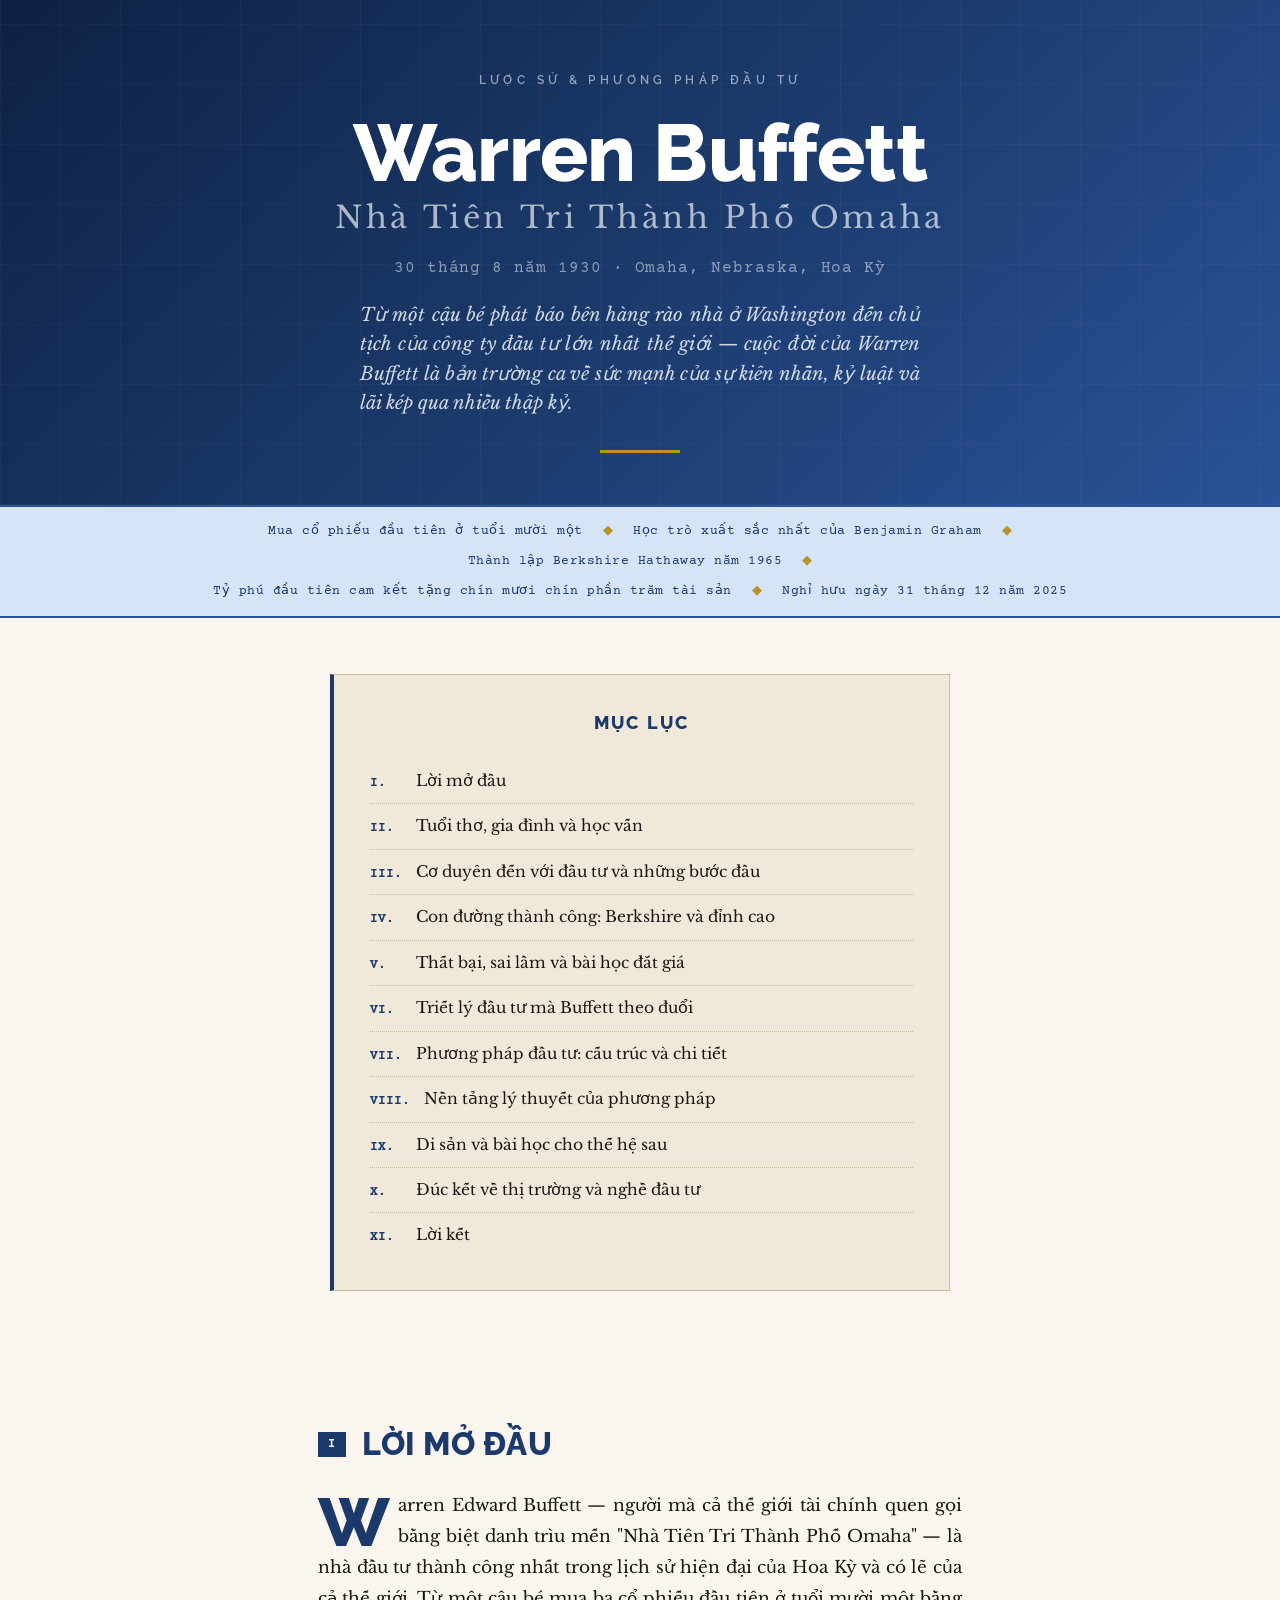
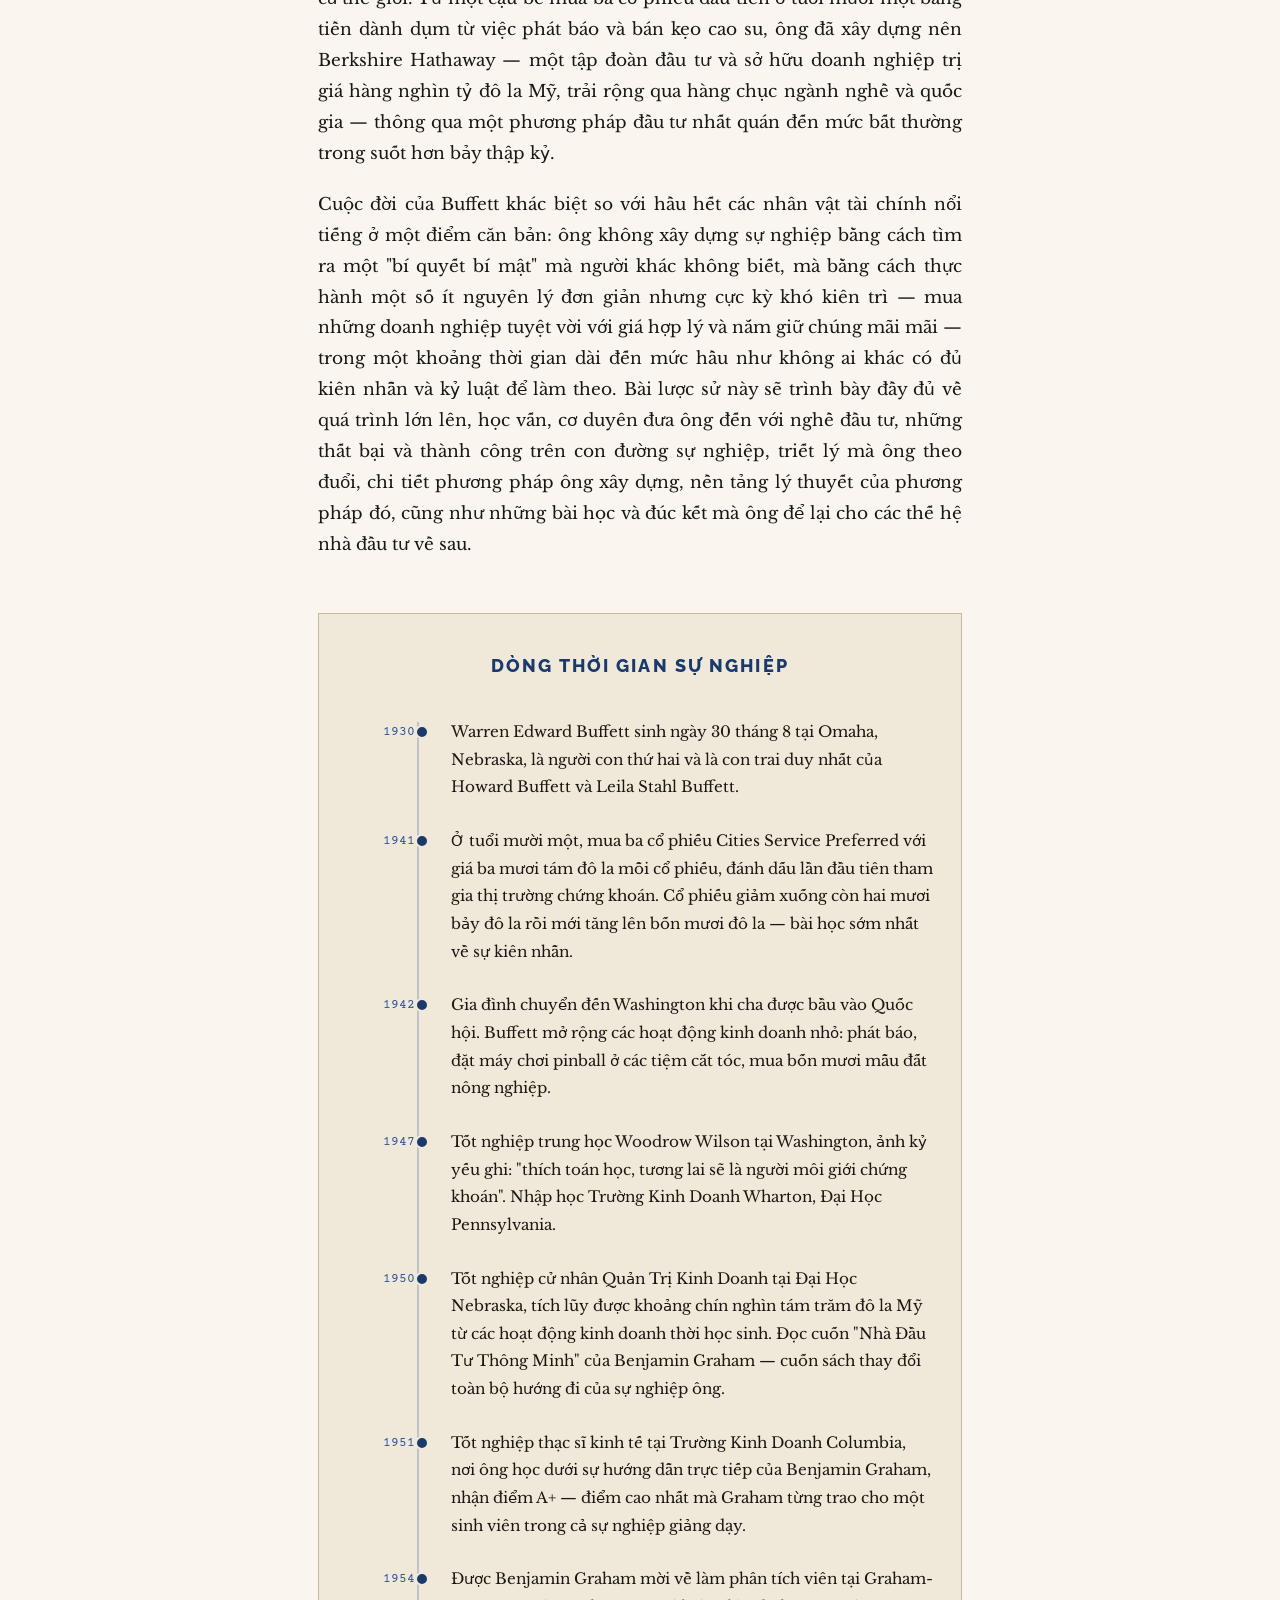
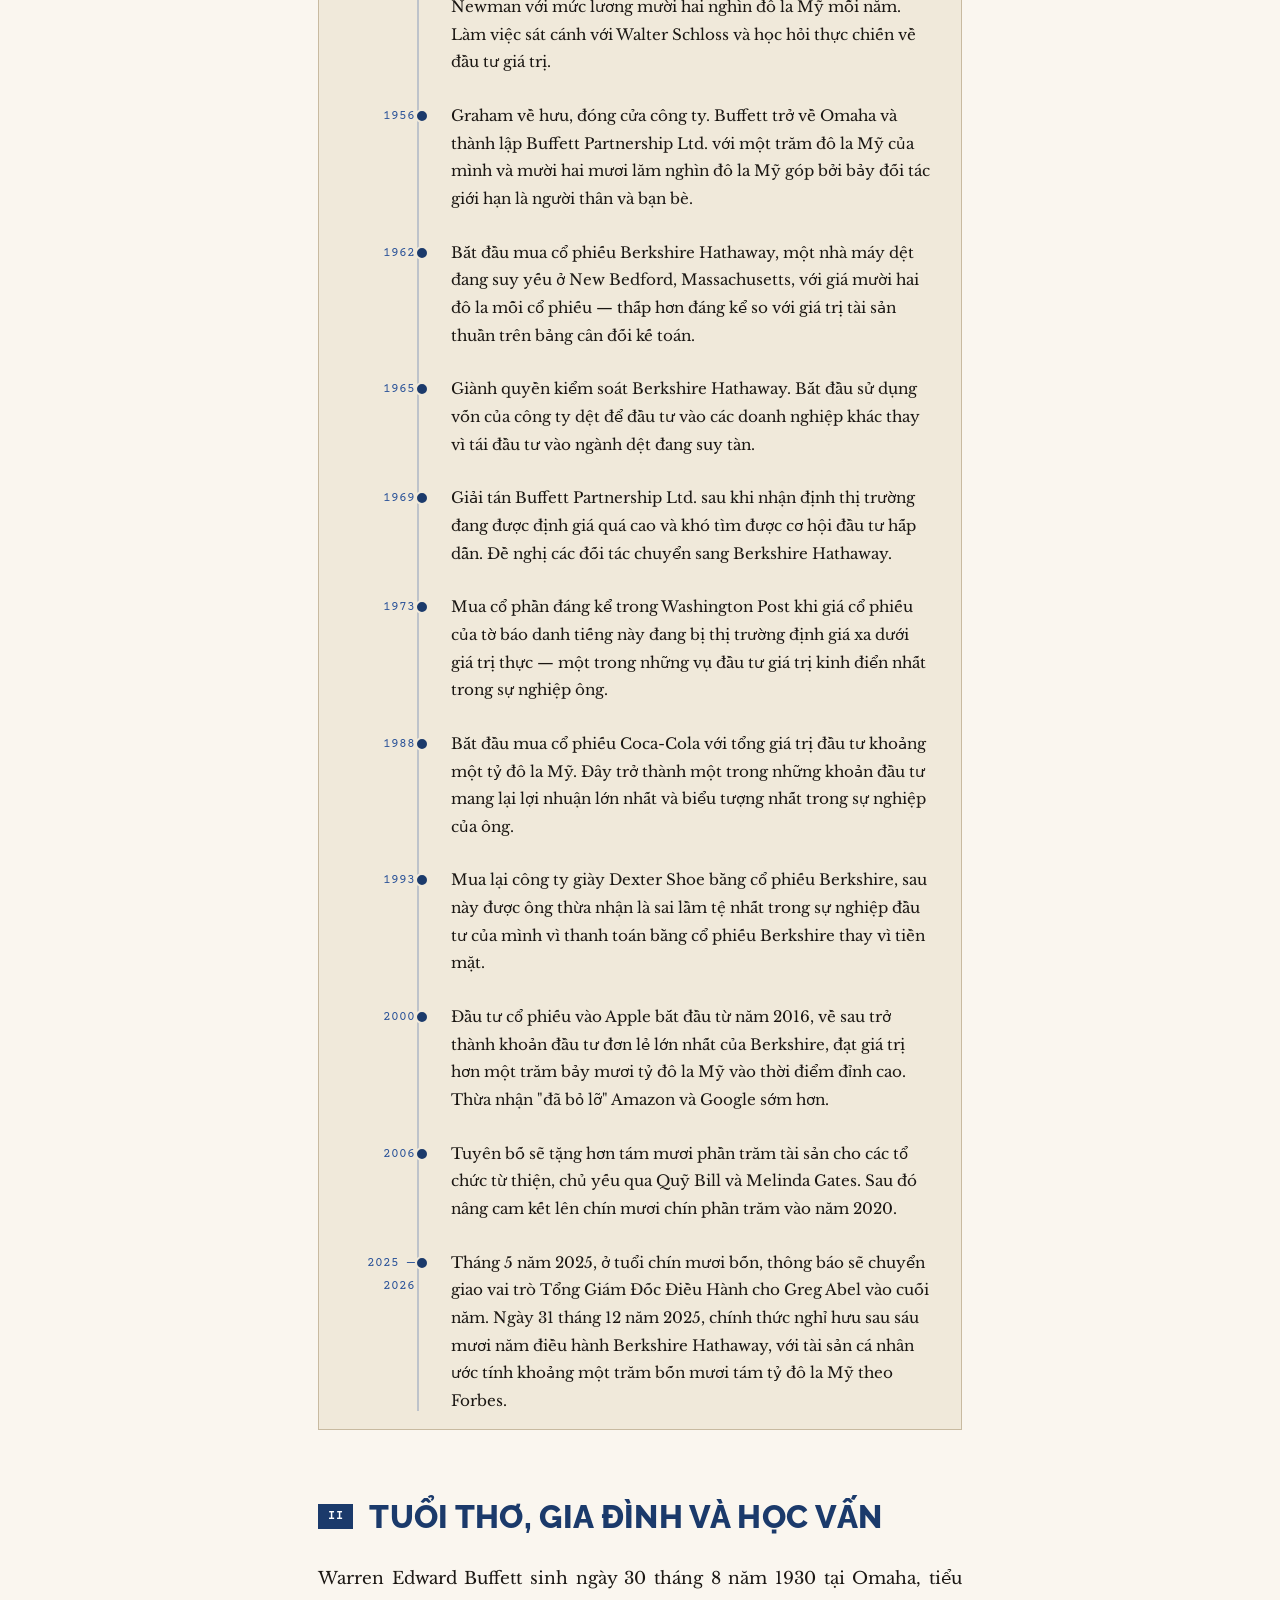
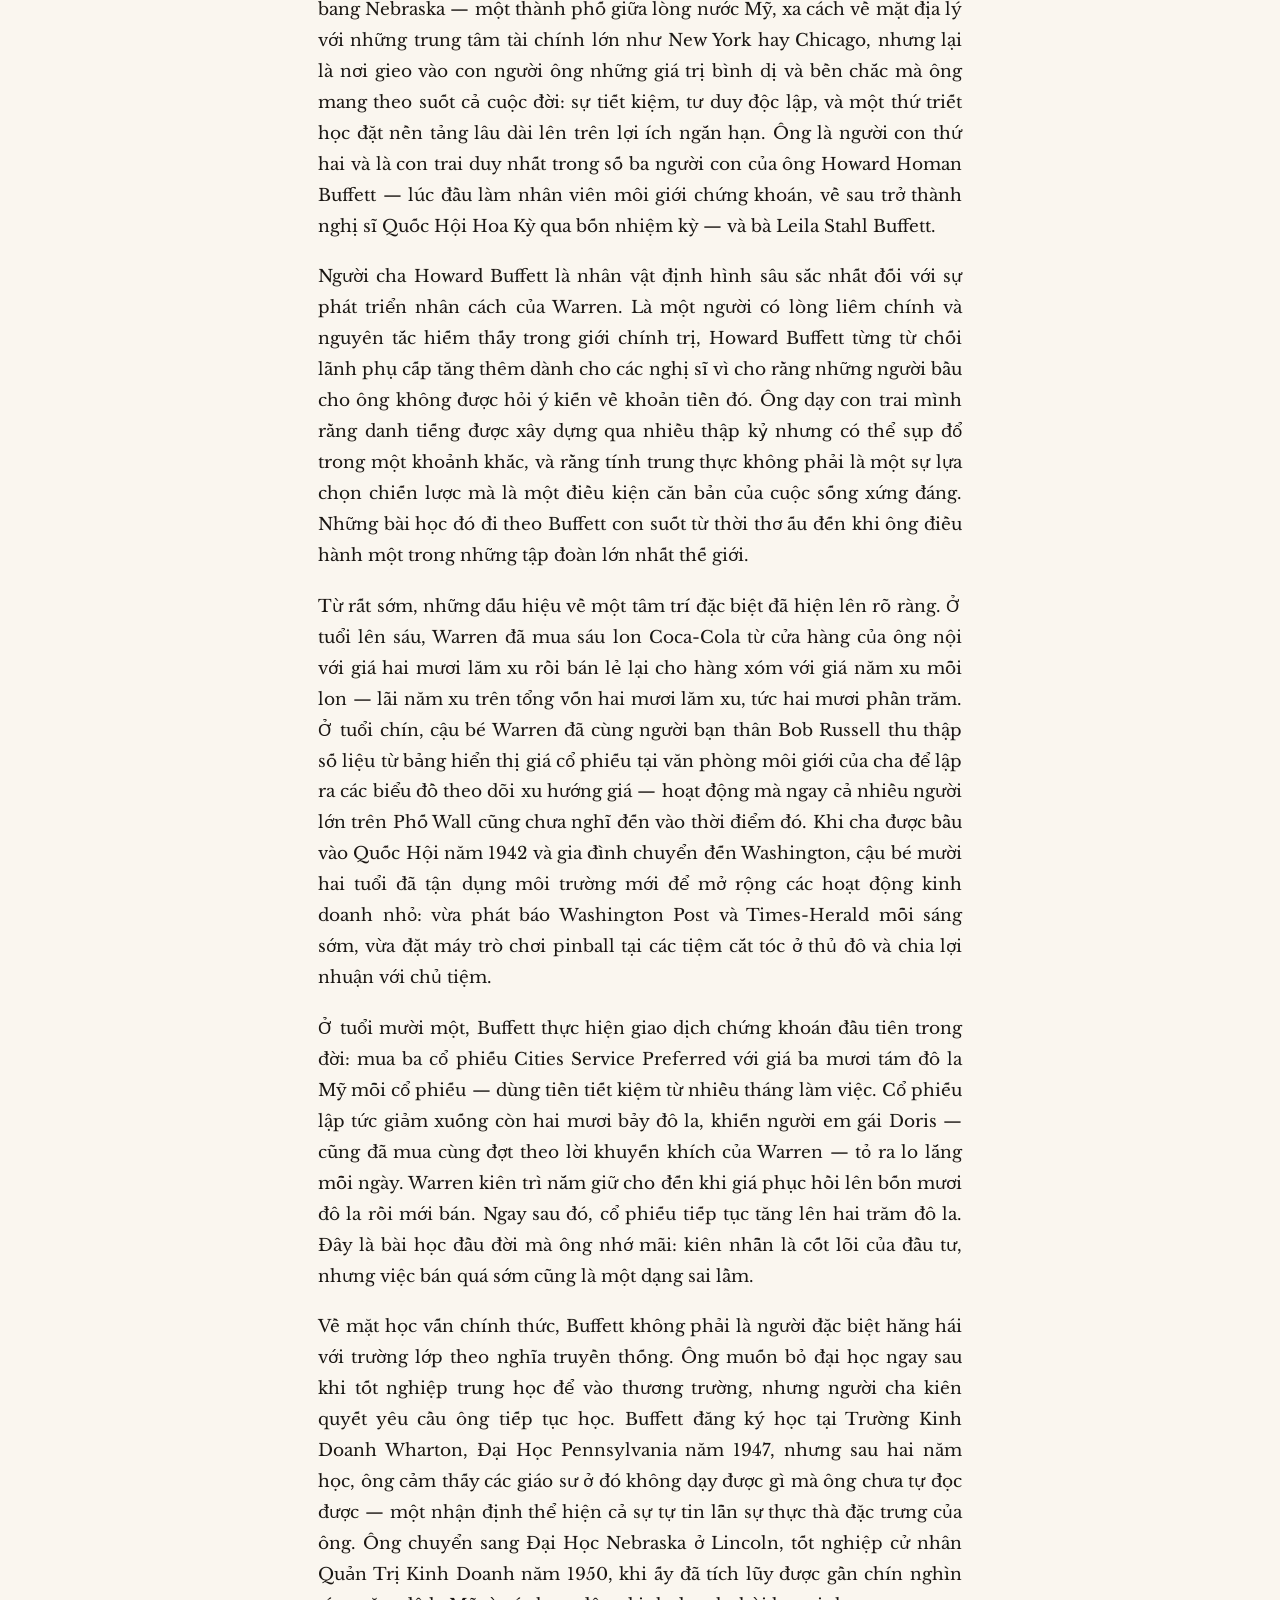
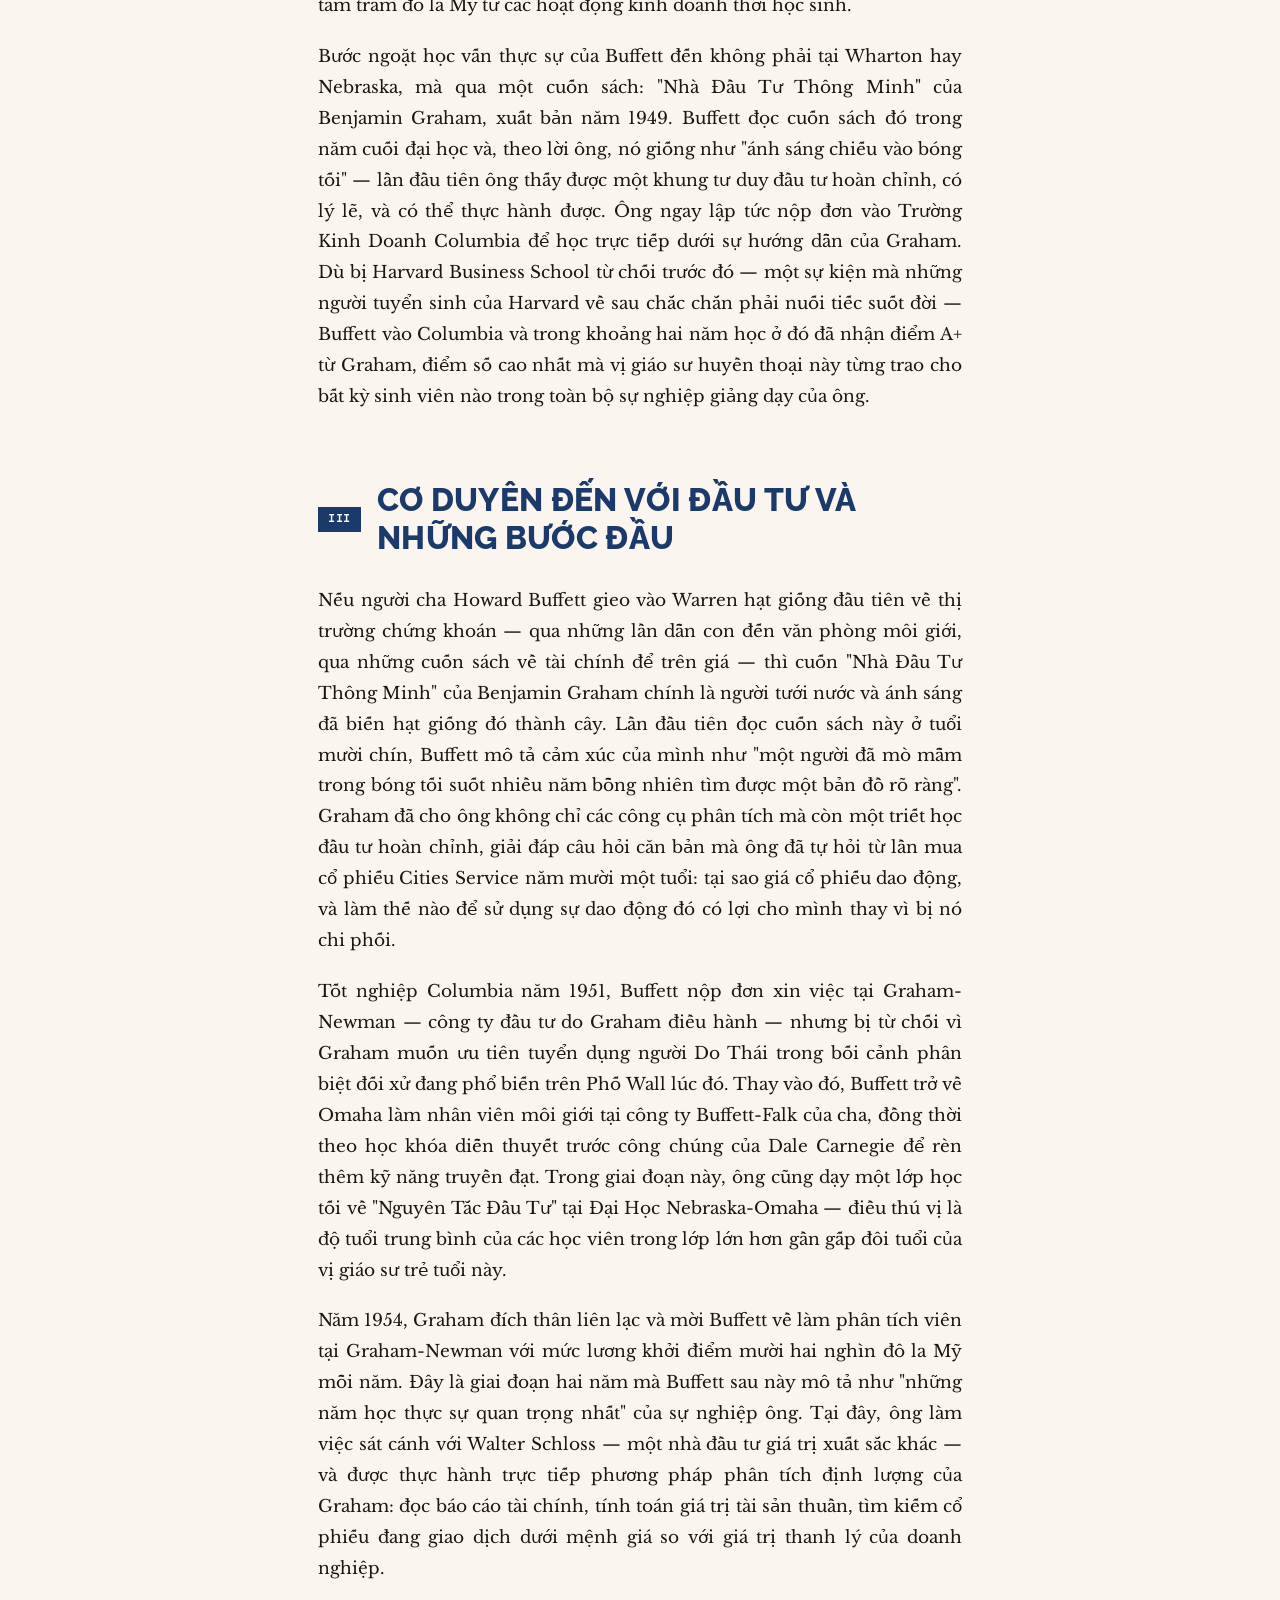
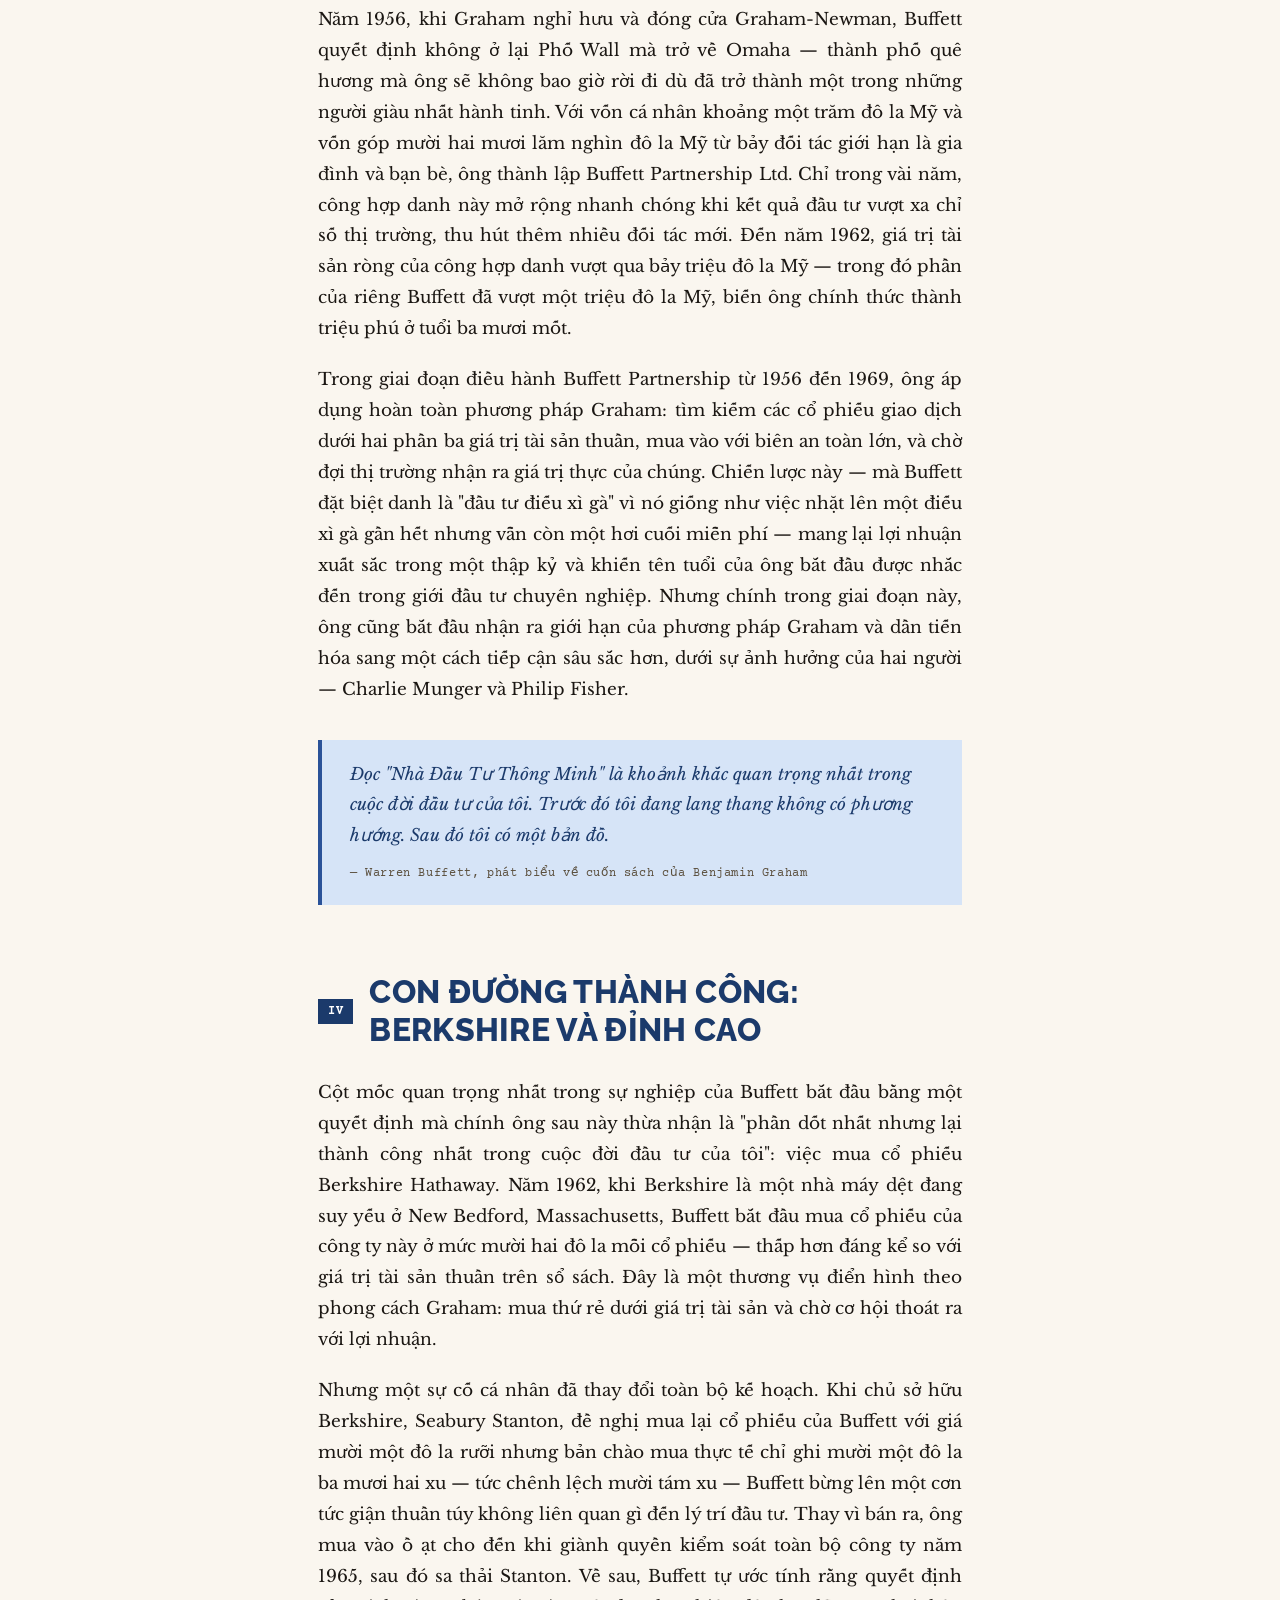
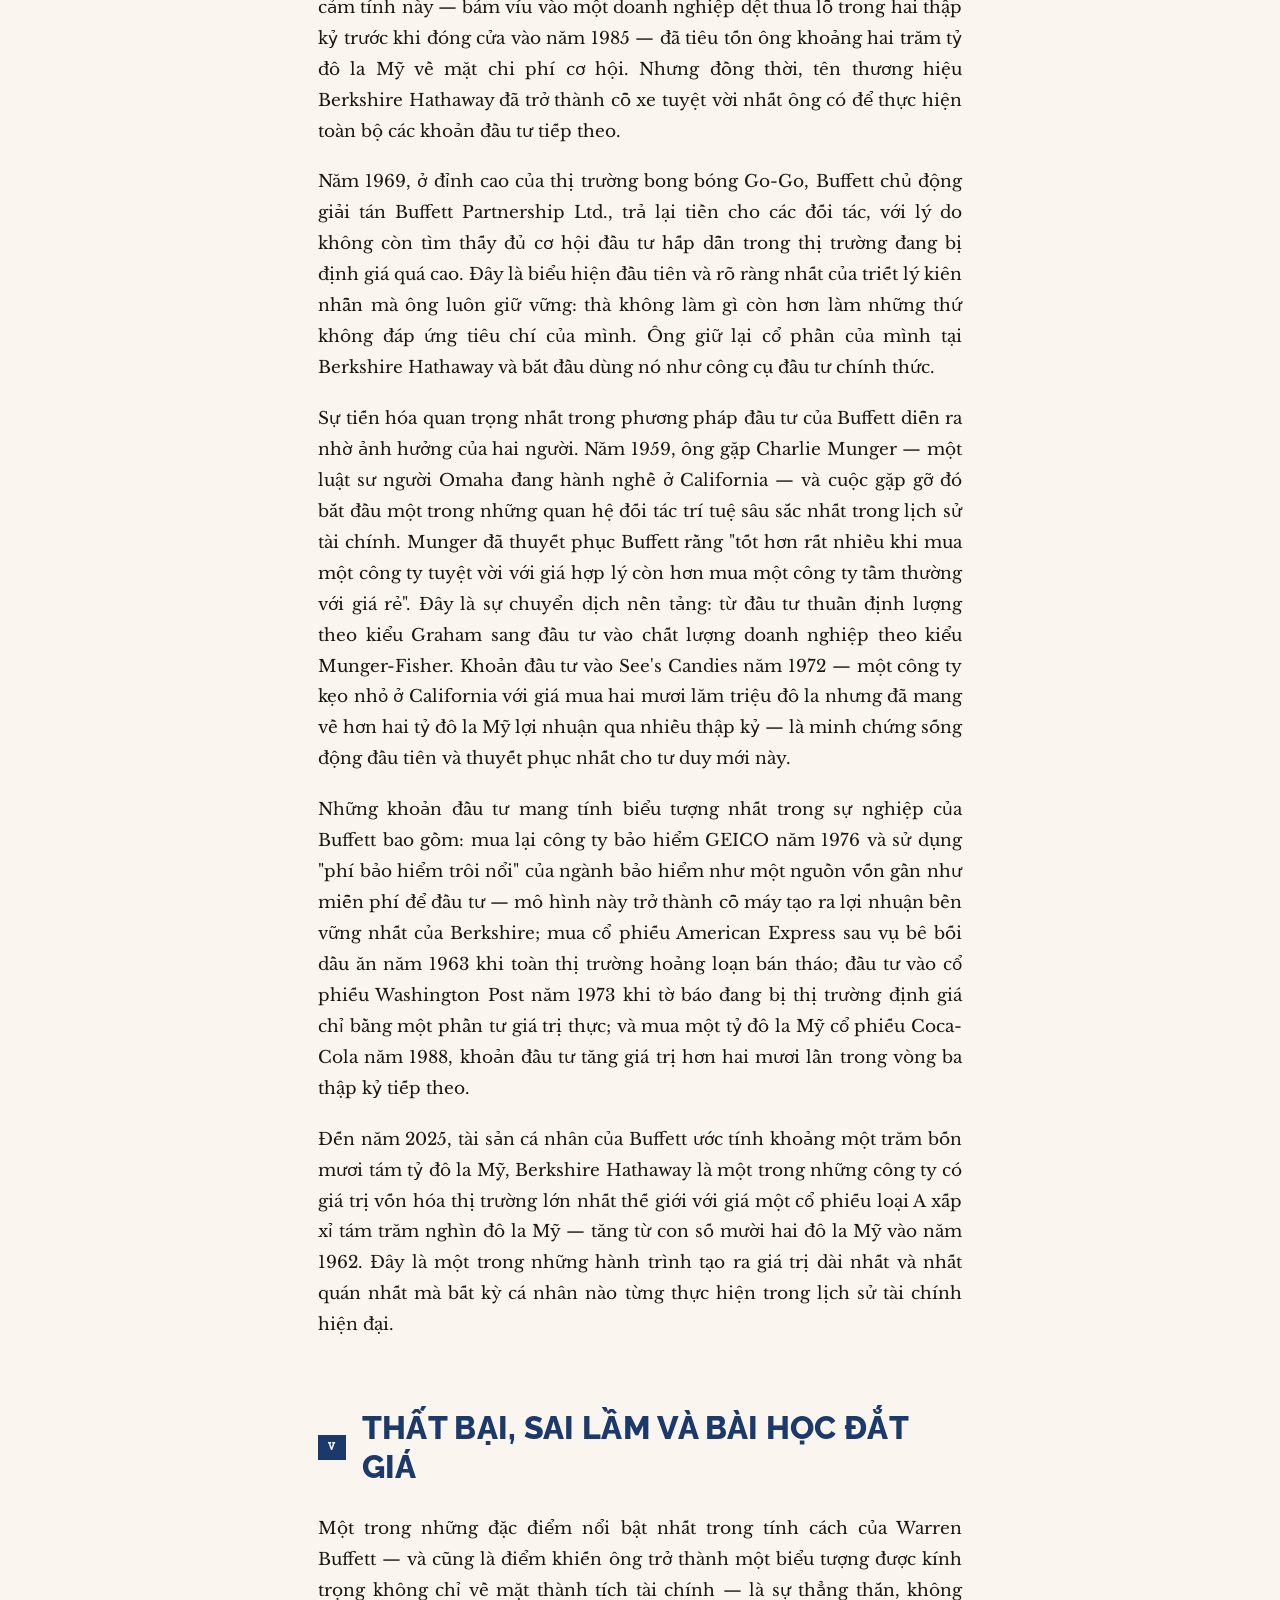
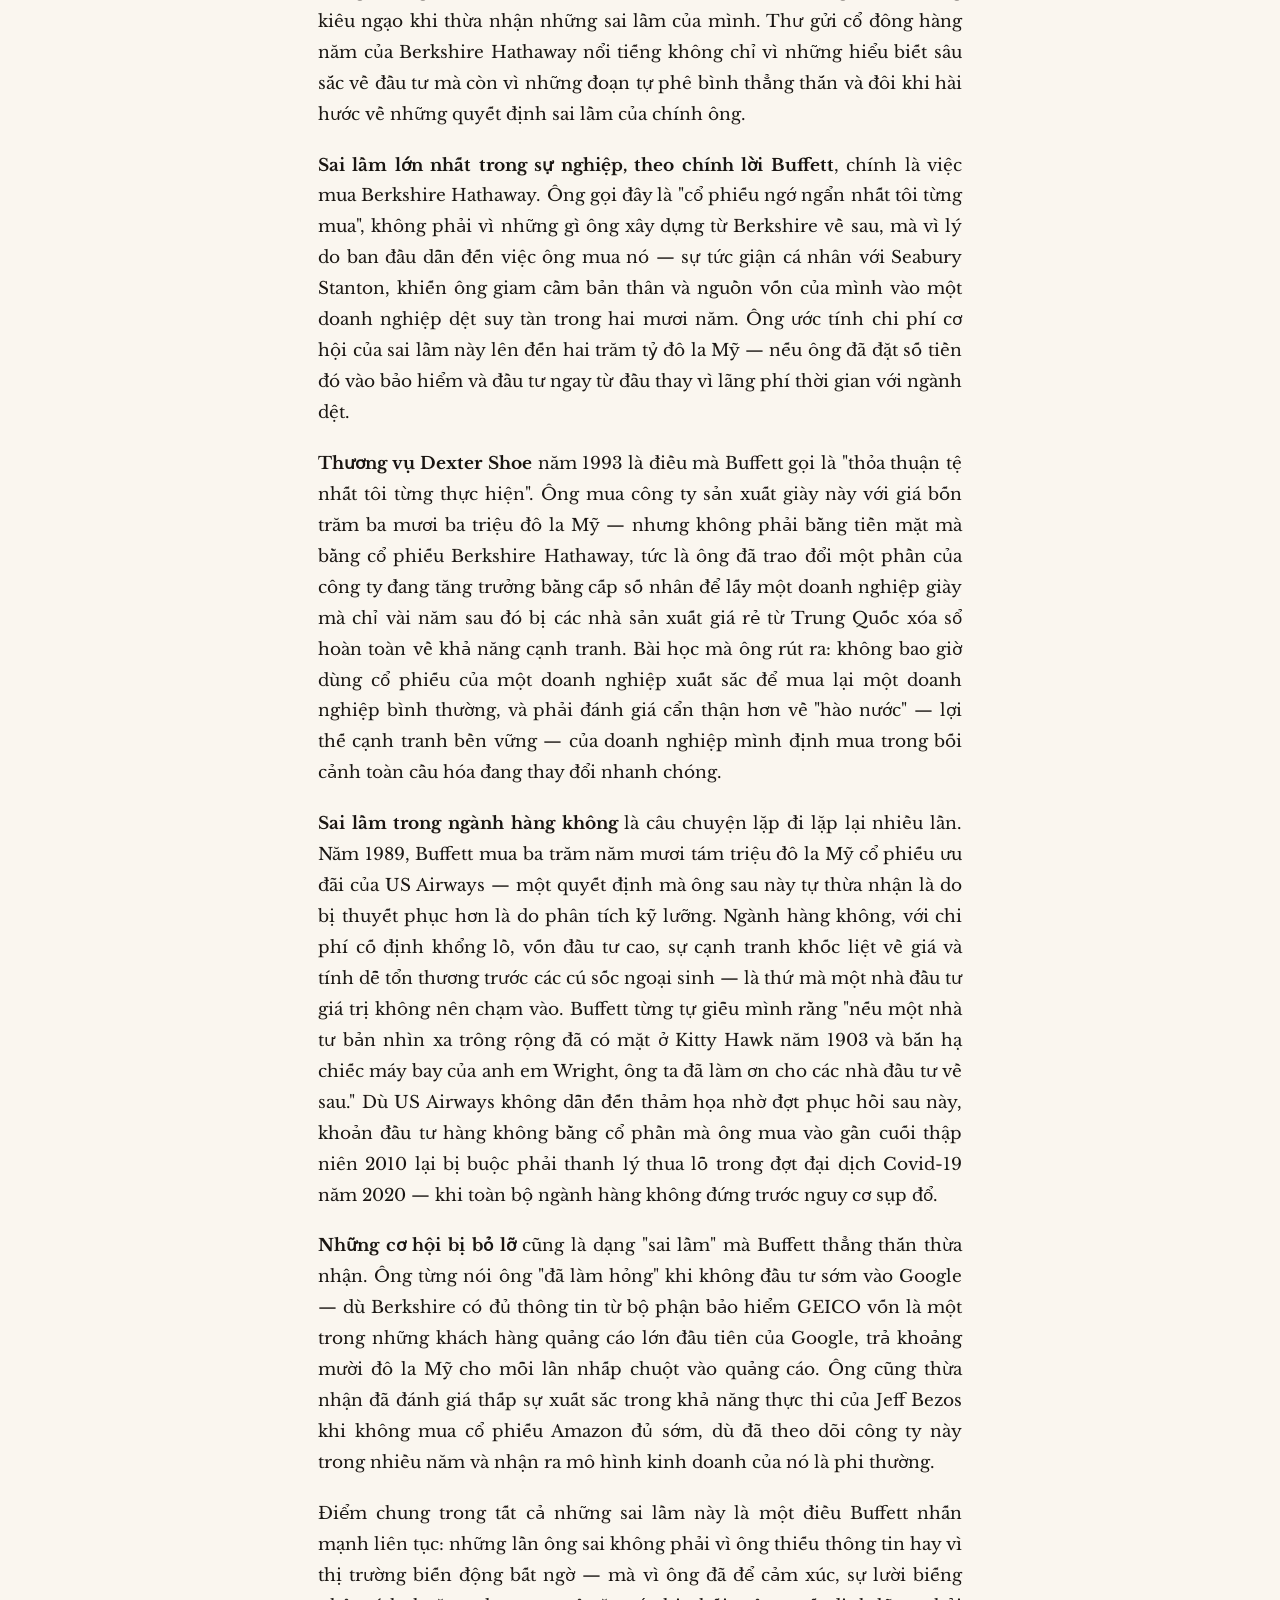
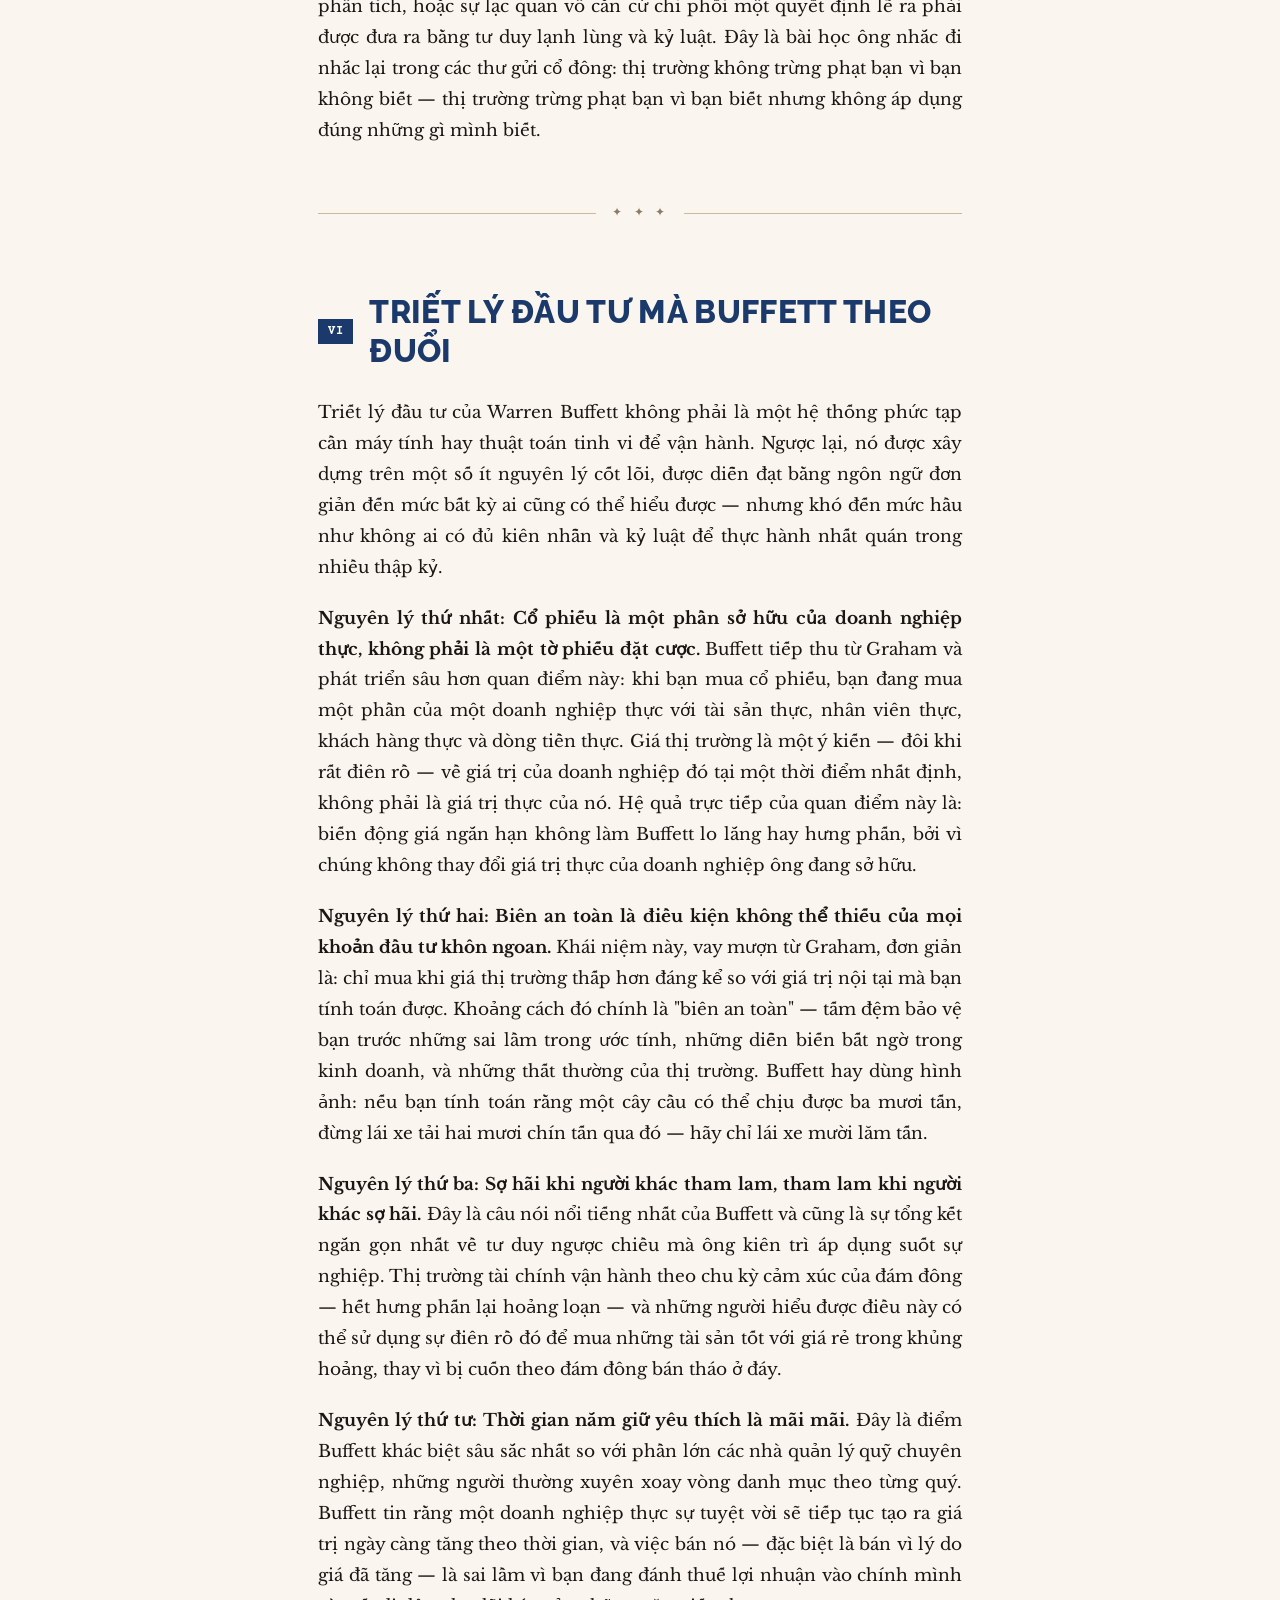
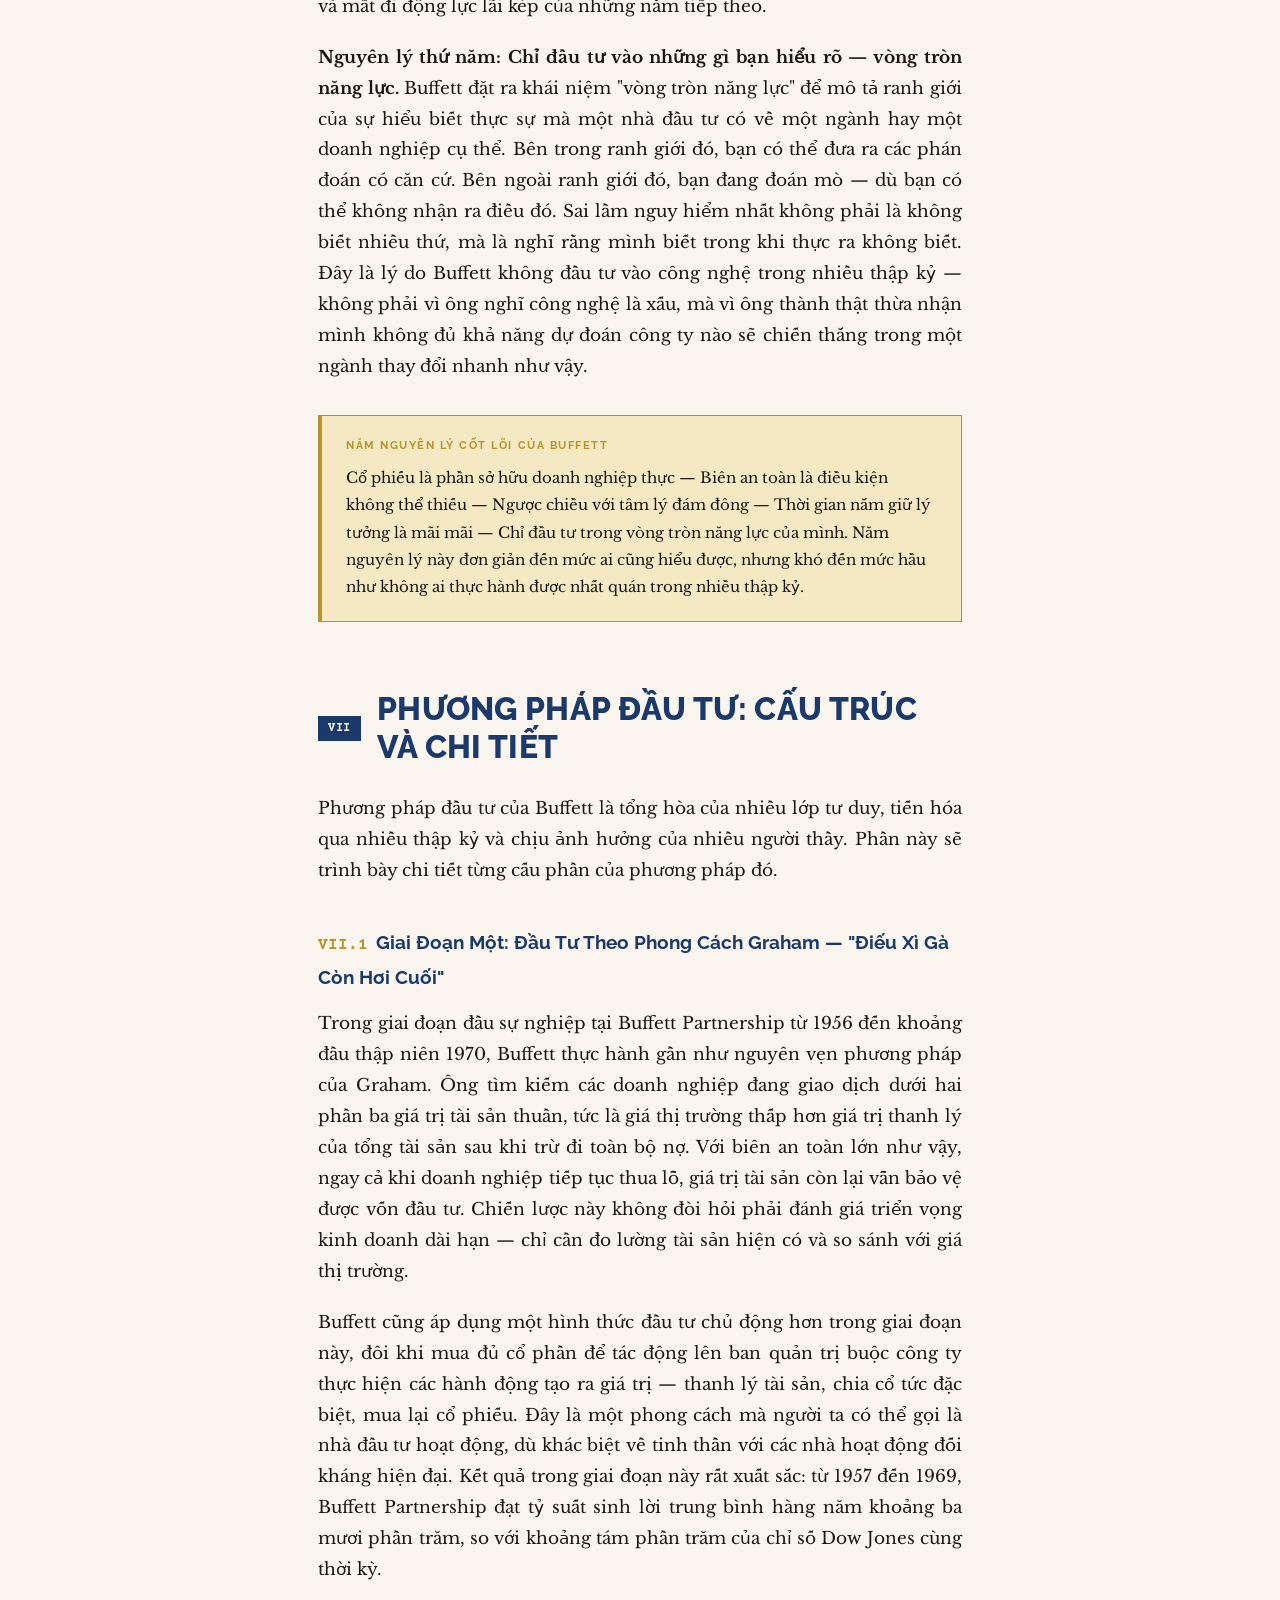
<file: file/warren-buffett-luoc-su.html>
<!DOCTYPE html>
<html lang="vi">
<head>
<meta charset="UTF-8">
<meta name="viewport" content="width=device-width, initial-scale=1.0">
<title>Warren Buffett — Lược Sử, Triết Lý và Phương Pháp</title>
<link rel="preconnect" href="https://fonts.googleapis.com">
<link rel="preconnect" href="https://fonts.gstatic.com" crossorigin>
<link href="https://fonts.googleapis.com/css2?family=Libre+Baskerville:ital,wght@0,400;0,700;1,400&family=Raleway:wght@400;500;600;700;800&family=Courier+Prime:ital,wght@0,400;0,700;1,400&display=swap" rel="stylesheet">
<style>
  :root{
    --cream:#faf6ef;
    --cream-deep:#f0e9da;
    --cream-darker:#e6ddc8;
    --ink:#1a1612;
    --ink-mid:#5a4e3c;
    --ink-light:#8a7c65;
    --rule:#c8baa0;
    --cobalt:#1b3a6b;
    --cobalt-mid:#2a5298;
    --cobalt-light:#d6e4f7;
    --gold:#b8932a;
    --gold-light:#f5e9c4;
    --red-book:#8b1a1a;
  }

  *{box-sizing:border-box;}
  body{
    margin:0;
    background:#faf6ef;
    color:var(--ink);
    font-family:'Libre Baskerville', Georgia, serif;
    font-size:17px;
    line-height:1.82;
    -webkit-font-smoothing:antialiased;
  }

  /* ===================== HERO ===================== */
  .hero{
    background:var(--cobalt);
    background-image: linear-gradient(135deg, #0e2144 0%, #1b3a6b 50%, #2a5298 100%);
    color:#fff;
    padding:70px 32px 52px;
    text-align:center;
    position:relative;
    overflow:hidden;
  }
  .hero::before{
    content:"";
    position:absolute;
    inset:0;
    background: repeating-linear-gradient(
      90deg, rgba(255,255,255,0.03) 0px, rgba(255,255,255,0.03) 1px, transparent 1px, transparent 60px
    ), repeating-linear-gradient(
      0deg, rgba(255,255,255,0.03) 0px, rgba(255,255,255,0.03) 1px, transparent 1px, transparent 60px
    );
  }
  .hero-inner{ position:relative; z-index:1; }
  .hero .eyebrow{
    font-family:'Raleway', sans-serif; font-weight:600; font-size:0.72rem;
    letter-spacing:0.38em; text-transform:uppercase; color:rgba(255,255,255,0.55);
    margin-bottom:22px;
  }
  .hero h1{
    font-family:'Raleway', sans-serif; font-weight:800; font-size:clamp(2.6rem, 8vw, 5rem);
    line-height:1.0; margin:0; letter-spacing:-0.01em; color:#fff;
  }
  .hero h1 em{
    display:block; font-style:normal; font-weight:400;
    font-family:'Libre Baskerville', Georgia, serif; font-size:0.38em;
    color:rgba(255,255,255,0.65); letter-spacing:0.12em; margin-top:10px;
  }
  .hero .dates{
    font-family:'Courier Prime', monospace; font-size:0.98rem;
    color:rgba(255,255,255,0.5); margin:22px 0 10px; letter-spacing:0.06em;
  }
  .hero .tagline{
    font-family:'Libre Baskerville', serif; font-style:italic;
    font-size:1.15rem; color:rgba(255,255,255,0.8);
    max-width:560px; margin:16px auto 0; line-height:1.6;
  }
  .hero-rule{
    width:80px; height:3px; background:var(--gold); margin:32px auto 0;
  }

  /* ===================== RIBBON ===================== */
  .ribbon{
    background:var(--cobalt-light); border-top:2px solid var(--cobalt-mid);
    border-bottom:2px solid var(--cobalt-mid);
    font-family:'Courier Prime', monospace; font-size:12.5px;
    color:var(--cobalt); letter-spacing:0.04em; padding:13px 0;
  }
  .ribbon-inner{
    max-width:900px; margin:0 auto; display:flex; flex-wrap:wrap;
    justify-content:center; align-items:center; gap:0.6em 1.6em; padding:0 20px;
    text-align:center;
  }
  .ribbon .dot{ color:var(--gold); }

  /* ===================== TOC ===================== */
  .toc{
    max-width:620px; margin:56px auto; padding:32px 36px;
    background:var(--cream-deep); border:1px solid var(--rule);
    border-left:4px solid var(--cobalt);
  }
  .toc h2{
    font-family:'Raleway', sans-serif; font-weight:800; font-size:1.1rem;
    letter-spacing:0.12em; text-transform:uppercase; margin:0 0 20px;
    text-align:center; color:var(--cobalt);
  }
  .toc ol{ list-style:none; margin:0; padding:0; }
  .toc li{ margin:0; padding:8px 0; border-bottom:1px dotted var(--rule); }
  .toc li:last-child{ border-bottom:none; }
  .toc a{ display:flex; align-items:baseline; gap:14px; color:var(--ink); text-decoration:none; font-size:0.97rem; }
  .toc a:hover{ color:var(--cobalt); }
  .toc .rn{
    font-family:'Courier Prime', monospace; color:var(--cobalt); font-size:0.84rem;
    min-width:2.4em; font-weight:700;
  }

  /* ===================== MAIN ===================== */
  main{ max-width:700px; margin:0 auto; padding:10px 28px 0; }
  section{ margin-top:68px; }
  section > h2{
    font-family:'Raleway', sans-serif; font-weight:800; font-size:clamp(1.5rem, 4vw, 2rem);
    display:flex; align-items:center; gap:16px; margin:0 0 28px; line-height:1.2;
    color:var(--cobalt); text-transform:uppercase; letter-spacing:0.01em;
  }
  section > h2 .n{
    font-family:'Courier Prime', monospace; font-size:0.78rem; font-weight:700;
    background:var(--cobalt); color:#fff; padding:5px 10px; flex-shrink:0;
    text-transform:none; letter-spacing:0.05em;
  }
  h3{
    font-family:'Raleway', sans-serif; font-weight:700; font-size:1.2rem;
    margin:38px 0 14px; color:var(--cobalt);
  }
  h3 .sn{ color:var(--gold); margin-right:8px; font-family:'Courier Prime', monospace; font-size:1rem; }
  p{ margin:0 0 20px; text-align:justify; hyphens:auto; }
  p.lead::first-letter{
    font-family:'Raleway', sans-serif; font-weight:800; font-size:4em;
    line-height:0.8; float:left; padding:0.05em 0.12em 0 0; color:var(--cobalt);
  }
  strong{ color:var(--ink); }
  em.term{ font-style:italic; color:var(--cobalt-mid); }

  /* ===================== TIMELINE ===================== */
  .tl-wrap{
    margin:52px 0; padding:36px 28px 14px;
    background:var(--cream-deep); border:1px solid var(--rule);
  }
  .tl-wrap h2{
    font-family:'Raleway', sans-serif; font-weight:800; font-size:1.1rem;
    text-transform:uppercase; letter-spacing:0.12em; text-align:center;
    margin:0 0 36px; color:var(--cobalt);
  }
  .tl{ position:relative; padding-left:104px; }
  .tl::before{ content:""; position:absolute; left:70px; top:4px; bottom:4px; width:2px; background:var(--cobalt-mid); opacity:0.25; }
  .tl-item{ position:relative; margin-bottom:26px; }
  .tl-item:last-child{ margin-bottom:0; }
  .tl-item::before{
    content:""; position:absolute; left:-36px; top:7px; width:10px; height:10px;
    border-radius:50%; background:var(--cobalt); border:2px solid var(--cream-deep);
  }
  .tl-item .yr{
    position:absolute; left:-104px; width:68px; text-align:right;
    font-family:'Courier Prime', monospace; color:var(--cobalt-mid); font-size:0.8rem; padding-top:3px;
  }
  .tl-item p{ margin:0; font-size:0.95rem; text-align:left; }

  /* ===================== BLOCKQUOTE ===================== */
  blockquote{
    font-family:'Libre Baskerville', serif; font-style:italic; font-size:1.06rem;
    line-height:1.8; color:var(--cobalt); background:var(--cobalt-light);
    border-left:4px solid var(--cobalt-mid); padding:20px 28px; margin:34px 0;
  }
  blockquote .cite{
    display:block; margin-top:12px; font-style:normal;
    font-family:'Courier Prime', monospace; font-size:0.76rem; color:var(--ink-mid);
    letter-spacing:0.05em;
  }

  /* ===================== TABLES ===================== */
  table.main-tbl{ width:100%; border-collapse:collapse; margin:26px 0 34px; font-size:0.92rem; }
  table.main-tbl th, table.main-tbl td{
    text-align:left; padding:12px 10px; border-bottom:1px solid var(--cream-darker); vertical-align:top;
  }
  table.main-tbl th{
    font-family:'Raleway', sans-serif; font-weight:700; font-size:0.68rem; letter-spacing:0.12em;
    text-transform:uppercase; color:var(--cobalt); border-bottom:2px solid var(--cobalt-mid);
  }
  table.main-tbl td:first-child{
    font-family:'Raleway', sans-serif; font-weight:700; color:var(--cobalt);
    white-space:nowrap; width:1%; padding-right:18px;
  }

  /* ===================== FIGURES ===================== */
  figure{ margin:44px 0; }
  figure .df{
    background:var(--cream-deep); border:1px solid var(--rule); padding:20px 12px;
  }
  figure svg{ display:block; width:100%; height:auto; }
  figcaption{
    font-family:'Courier Prime', monospace; font-size:0.76rem; color:var(--ink-mid);
    text-align:center; margin-top:14px; line-height:1.6;
  }
  figcaption .fn{ color:var(--cobalt); font-weight:700; }

  /* ===================== NOTE BOX ===================== */
  .note{
    background:var(--gold-light); border:1px solid var(--gold);
    border-left:4px solid var(--gold); padding:20px 24px; margin:32px 0; font-size:0.94rem;
  }
  .note .nl{
    font-family:'Raleway', sans-serif; font-size:0.68rem; letter-spacing:0.14em;
    text-transform:uppercase; color:var(--gold); display:block; margin-bottom:8px; font-weight:700;
  }
  .note p{ margin-bottom:0; text-align:left; }

  .note.blue{
    background:var(--cobalt-light); border-color:var(--cobalt-mid);
    border-left-color:var(--cobalt-mid);
  }
  .note.blue .nl{ color:var(--cobalt); }

  /* ===================== DIVIDER ===================== */
  .div-rule{ display:flex; align-items:center; gap:16px; margin:56px 0; }
  .div-rule::before,.div-rule::after{ content:""; flex:1; height:1px; background:var(--rule); }
  .div-rule span{ font-family:'Courier Prime', monospace; font-size:0.78rem; color:var(--ink-light); letter-spacing:0.18em; white-space:nowrap; }

  /* ===================== FOOTER ===================== */
  footer{
    margin-top:80px; border-top:3px solid var(--cobalt); padding:42px 28px 60px;
    text-align:center; background:var(--cream-deep);
    font-family:'Courier Prime', monospace; font-size:0.76rem; color:var(--ink-mid); line-height:2;
  }
  footer .seal{
    font-family:'Raleway', sans-serif; font-weight:800; font-size:1rem;
    color:var(--cobalt); margin-bottom:16px; text-transform:uppercase; letter-spacing:0.12em;
  }
  footer .src{ max-width:560px; margin:18px auto 0; text-align:left; font-size:0.72rem; }
  footer .src p{ margin:0 0 6px; text-align:left; }

  @media(max-width:600px){
    body{ font-size:15.5px; }
    .toc{ padding:24px 20px; }
    .tl{ padding-left:88px; }
    .tl::before{ left:56px; }
    .tl-item::before{ left:-31px; }
    .tl-item .yr{ left:-88px; width:52px; font-size:0.73rem; }
  }
</style>
</head>
<body>

<!-- ===================== HERO ===================== -->
<div class="hero">
  <div class="hero-inner">
    <div class="eyebrow">Lược Sử &amp; Phương Pháp Đầu Tư</div>
    <h1>Warren Buffett
      <em>Nhà Tiên Tri Thành Phố Omaha</em>
    </h1>
    <div class="dates">30 tháng 8 năm 1930 · Omaha, Nebraska, Hoa Kỳ</div>
    <p class="tagline">Từ một cậu bé phát báo bên hàng rào nhà ở Washington đến chủ tịch của công ty đầu tư lớn nhất thế giới — cuộc đời của Warren Buffett là bản trường ca về sức mạnh của sự kiên nhẫn, kỷ luật và lãi kép qua nhiều thập kỷ.</p>
    <div class="hero-rule"></div>
  </div>
</div>

<!-- ===================== RIBBON ===================== -->
<div class="ribbon">
  <div class="ribbon-inner">
    <span>Mua cổ phiếu đầu tiên ở tuổi mười một</span>
    <span class="dot">◆</span>
    <span>Học trò xuất sắc nhất của Benjamin Graham</span>
    <span class="dot">◆</span>
    <span>Thành lập Berkshire Hathaway năm 1965</span>
    <span class="dot">◆</span>
    <span>Tỷ phú đầu tiên cam kết tặng chín mươi chín phần trăm tài sản</span>
    <span class="dot">◆</span>
    <span>Nghỉ hưu ngày 31 tháng 12 năm 2025</span>
  </div>
</div>

<!-- ===================== TOC ===================== -->
<div class="toc">
  <h2>Mục Lục</h2>
  <ol>
    <li><a href="#mo-dau"><span class="rn">I.</span>Lời mở đầu</a></li>
    <li><a href="#tuoi-tho"><span class="rn">II.</span>Tuổi thơ, gia đình và học vấn</a></li>
    <li><a href="#co-duyen"><span class="rn">III.</span>Cơ duyên đến với đầu tư và những bước đầu</a></li>
    <li><a href="#thanh-cong"><span class="rn">IV.</span>Con đường thành công: Berkshire và đỉnh cao</a></li>
    <li><a href="#that-bai"><span class="rn">V.</span>Thất bại, sai lầm và bài học đắt giá</a></li>
    <li><a href="#triet-ly"><span class="rn">VI.</span>Triết lý đầu tư mà Buffett theo đuổi</a></li>
    <li><a href="#phuong-phap"><span class="rn">VII.</span>Phương pháp đầu tư: cấu trúc và chi tiết</a></li>
    <li><a href="#nen-tang"><span class="rn">VIII.</span>Nền tảng lý thuyết của phương pháp</a></li>
    <li><a href="#di-san"><span class="rn">IX.</span>Di sản và bài học cho thế hệ sau</a></li>
    <li><a href="#duc-ket"><span class="rn">X.</span>Đúc kết về thị trường và nghề đầu tư</a></li>
    <li><a href="#ket-luan"><span class="rn">XI.</span>Lời kết</a></li>
  </ol>
</div>

<main>

<!-- ===================== I. MỞ ĐẦU ===================== -->
<section id="mo-dau">
  <h2><span class="n">I</span>Lời Mở Đầu</h2>
  <p class="lead">Warren Edward Buffett — người mà cả thế giới tài chính quen gọi bằng biệt danh trìu mến "Nhà Tiên Tri Thành Phố Omaha" — là nhà đầu tư thành công nhất trong lịch sử hiện đại của Hoa Kỳ và có lẽ của cả thế giới. Từ một cậu bé mua ba cổ phiếu đầu tiên ở tuổi mười một bằng tiền dành dụm từ việc phát báo và bán kẹo cao su, ông đã xây dựng nên Berkshire Hathaway — một tập đoàn đầu tư và sở hữu doanh nghiệp trị giá hàng nghìn tỷ đô la Mỹ, trải rộng qua hàng chục ngành nghề và quốc gia — thông qua một phương pháp đầu tư nhất quán đến mức bất thường trong suốt hơn bảy thập kỷ.</p>
  <p>Cuộc đời của Buffett khác biệt so với hầu hết các nhân vật tài chính nổi tiếng ở một điểm căn bản: ông không xây dựng sự nghiệp bằng cách tìm ra một "bí quyết bí mật" mà người khác không biết, mà bằng cách thực hành một số ít nguyên lý đơn giản nhưng cực kỳ khó kiên trì — mua những doanh nghiệp tuyệt vời với giá hợp lý và nắm giữ chúng mãi mãi — trong một khoảng thời gian dài đến mức hầu như không ai khác có đủ kiên nhẫn và kỷ luật để làm theo. Bài lược sử này sẽ trình bày đầy đủ về quá trình lớn lên, học vấn, cơ duyên đưa ông đến với nghề đầu tư, những thất bại và thành công trên con đường sự nghiệp, triết lý mà ông theo đuổi, chi tiết phương pháp ông xây dựng, nền tảng lý thuyết của phương pháp đó, cũng như những bài học và đúc kết mà ông để lại cho các thế hệ nhà đầu tư về sau.</p>
</section>

<!-- ===================== TIMELINE ===================== -->
<div class="tl-wrap">
  <h2>Dòng Thời Gian Sự Nghiệp</h2>
  <div class="tl">
    <div class="tl-item"><span class="yr">1930</span><p>Warren Edward Buffett sinh ngày 30 tháng 8 tại Omaha, Nebraska, là người con thứ hai và là con trai duy nhất của Howard Buffett và Leila Stahl Buffett.</p></div>
    <div class="tl-item"><span class="yr">1941</span><p>Ở tuổi mười một, mua ba cổ phiếu Cities Service Preferred với giá ba mươi tám đô la mỗi cổ phiếu, đánh dấu lần đầu tiên tham gia thị trường chứng khoán. Cổ phiếu giảm xuống còn hai mươi bảy đô la rồi mới tăng lên bốn mươi đô la — bài học sớm nhất về sự kiên nhẫn.</p></div>
    <div class="tl-item"><span class="yr">1942</span><p>Gia đình chuyển đến Washington khi cha được bầu vào Quốc hội. Buffett mở rộng các hoạt động kinh doanh nhỏ: phát báo, đặt máy chơi pinball ở các tiệm cắt tóc, mua bốn mươi mẫu đất nông nghiệp.</p></div>
    <div class="tl-item"><span class="yr">1947</span><p>Tốt nghiệp trung học Woodrow Wilson tại Washington, ảnh kỷ yếu ghi: "thích toán học, tương lai sẽ là người môi giới chứng khoán". Nhập học Trường Kinh Doanh Wharton, Đại Học Pennsylvania.</p></div>
    <div class="tl-item"><span class="yr">1950</span><p>Tốt nghiệp cử nhân Quản Trị Kinh Doanh tại Đại Học Nebraska, tích lũy được khoảng chín nghìn tám trăm đô la Mỹ từ các hoạt động kinh doanh thời học sinh. Đọc cuốn "Nhà Đầu Tư Thông Minh" của Benjamin Graham — cuốn sách thay đổi toàn bộ hướng đi của sự nghiệp ông.</p></div>
    <div class="tl-item"><span class="yr">1951</span><p>Tốt nghiệp thạc sĩ kinh tế tại Trường Kinh Doanh Columbia, nơi ông học dưới sự hướng dẫn trực tiếp của Benjamin Graham, nhận điểm A+ — điểm cao nhất mà Graham từng trao cho một sinh viên trong cả sự nghiệp giảng dạy.</p></div>
    <div class="tl-item"><span class="yr">1954</span><p>Được Benjamin Graham mời về làm phân tích viên tại Graham-Newman với mức lương mười hai nghìn đô la Mỹ mỗi năm. Làm việc sát cánh với Walter Schloss và học hỏi thực chiến về đầu tư giá trị.</p></div>
    <div class="tl-item"><span class="yr">1956</span><p>Graham về hưu, đóng cửa công ty. Buffett trở về Omaha và thành lập Buffett Partnership Ltd. với một trăm đô la Mỹ của mình và mười hai mươi lăm nghìn đô la Mỹ góp bởi bảy đối tác giới hạn là người thân và bạn bè.</p></div>
    <div class="tl-item"><span class="yr">1962</span><p>Bắt đầu mua cổ phiếu Berkshire Hathaway, một nhà máy dệt đang suy yếu ở New Bedford, Massachusetts, với giá mười hai đô la mỗi cổ phiếu — thấp hơn đáng kể so với giá trị tài sản thuần trên bảng cân đối kế toán.</p></div>
    <div class="tl-item"><span class="yr">1965</span><p>Giành quyền kiểm soát Berkshire Hathaway. Bắt đầu sử dụng vốn của công ty dệt để đầu tư vào các doanh nghiệp khác thay vì tái đầu tư vào ngành dệt đang suy tàn.</p></div>
    <div class="tl-item"><span class="yr">1969</span><p>Giải tán Buffett Partnership Ltd. sau khi nhận định thị trường đang được định giá quá cao và khó tìm được cơ hội đầu tư hấp dẫn. Đề nghị các đối tác chuyển sang Berkshire Hathaway.</p></div>
    <div class="tl-item"><span class="yr">1973</span><p>Mua cổ phần đáng kể trong Washington Post khi giá cổ phiếu của tờ báo danh tiếng này đang bị thị trường định giá xa dưới giá trị thực — một trong những vụ đầu tư giá trị kinh điển nhất trong sự nghiệp ông.</p></div>
    <div class="tl-item"><span class="yr">1988</span><p>Bắt đầu mua cổ phiếu Coca-Cola với tổng giá trị đầu tư khoảng một tỷ đô la Mỹ. Đây trở thành một trong những khoản đầu tư mang lại lợi nhuận lớn nhất và biểu tượng nhất trong sự nghiệp của ông.</p></div>
    <div class="tl-item"><span class="yr">1993</span><p>Mua lại công ty giày Dexter Shoe bằng cổ phiếu Berkshire, sau này được ông thừa nhận là sai lầm tệ nhất trong sự nghiệp đầu tư của mình vì thanh toán bằng cổ phiếu Berkshire thay vì tiền mặt.</p></div>
    <div class="tl-item"><span class="yr">2000</span><p>Đầu tư cổ phiếu vào Apple bắt đầu từ năm 2016, về sau trở thành khoản đầu tư đơn lẻ lớn nhất của Berkshire, đạt giá trị hơn một trăm bảy mươi tỷ đô la Mỹ vào thời điểm đỉnh cao. Thừa nhận "đã bỏ lỡ" Amazon và Google sớm hơn.</p></div>
    <div class="tl-item"><span class="yr">2006</span><p>Tuyên bố sẽ tặng hơn tám mươi phần trăm tài sản cho các tổ chức từ thiện, chủ yếu qua Quỹ Bill và Melinda Gates. Sau đó nâng cam kết lên chín mươi chín phần trăm vào năm 2020.</p></div>
    <div class="tl-item"><span class="yr">2025 — 2026</span><p>Tháng 5 năm 2025, ở tuổi chín mươi bốn, thông báo sẽ chuyển giao vai trò Tổng Giám Đốc Điều Hành cho Greg Abel vào cuối năm. Ngày 31 tháng 12 năm 2025, chính thức nghỉ hưu sau sáu mươi năm điều hành Berkshire Hathaway, với tài sản cá nhân ước tính khoảng một trăm bốn mươi tám tỷ đô la Mỹ theo Forbes.</p></div>
  </div>
</div>


<!-- ===================== II. TUỔI THƠ, GIA ĐÌNH, HỌC VẤN ===================== -->
<section id="tuoi-tho">
  <h2><span class="n">II</span>Tuổi Thơ, Gia Đình và Học Vấn</h2>
  <p>Warren Edward Buffett sinh ngày 30 tháng 8 năm 1930 tại Omaha, tiểu bang Nebraska — một thành phố giữa lòng nước Mỹ, xa cách về mặt địa lý với những trung tâm tài chính lớn như New York hay Chicago, nhưng lại là nơi gieo vào con người ông những giá trị bình dị và bền chắc mà ông mang theo suốt cả cuộc đời: sự tiết kiệm, tư duy độc lập, và một thứ triết học đặt nền tảng lâu dài lên trên lợi ích ngắn hạn. Ông là người con thứ hai và là con trai duy nhất trong số ba người con của ông Howard Homan Buffett — lúc đầu làm nhân viên môi giới chứng khoán, về sau trở thành nghị sĩ Quốc Hội Hoa Kỳ qua bốn nhiệm kỳ — và bà Leila Stahl Buffett.</p>
  <p>Người cha Howard Buffett là nhân vật định hình sâu sắc nhất đối với sự phát triển nhân cách của Warren. Là một người có lòng liêm chính và nguyên tắc hiếm thấy trong giới chính trị, Howard Buffett từng từ chối lãnh phụ cấp tăng thêm dành cho các nghị sĩ vì cho rằng những người bầu cho ông không được hỏi ý kiến về khoản tiền đó. Ông dạy con trai mình rằng danh tiếng được xây dựng qua nhiều thập kỷ nhưng có thể sụp đổ trong một khoảnh khắc, và rằng tính trung thực không phải là một sự lựa chọn chiến lược mà là một điều kiện căn bản của cuộc sống xứng đáng. Những bài học đó đi theo Buffett con suốt từ thời thơ ấu đến khi ông điều hành một trong những tập đoàn lớn nhất thế giới.</p>
  <p>Từ rất sớm, những dấu hiệu về một tâm trí đặc biệt đã hiện lên rõ ràng. Ở tuổi lên sáu, Warren đã mua sáu lon Coca-Cola từ cửa hàng của ông nội với giá hai mươi lăm xu rồi bán lẻ lại cho hàng xóm với giá năm xu mỗi lon — lãi năm xu trên tổng vốn hai mươi lăm xu, tức hai mươi phần trăm. Ở tuổi chín, cậu bé Warren đã cùng người bạn thân Bob Russell thu thập số liệu từ bảng hiển thị giá cổ phiếu tại văn phòng môi giới của cha để lập ra các biểu đồ theo dõi xu hướng giá — hoạt động mà ngay cả nhiều người lớn trên Phố Wall cũng chưa nghĩ đến vào thời điểm đó. Khi cha được bầu vào Quốc Hội năm 1942 và gia đình chuyển đến Washington, cậu bé mười hai tuổi đã tận dụng môi trường mới để mở rộng các hoạt động kinh doanh nhỏ: vừa phát báo Washington Post và Times-Herald mỗi sáng sớm, vừa đặt máy trò chơi pinball tại các tiệm cắt tóc ở thủ đô và chia lợi nhuận với chủ tiệm.</p>
  <p>Ở tuổi mười một, Buffett thực hiện giao dịch chứng khoán đầu tiên trong đời: mua ba cổ phiếu Cities Service Preferred với giá ba mươi tám đô la Mỹ mỗi cổ phiếu — dùng tiền tiết kiệm từ nhiều tháng làm việc. Cổ phiếu lập tức giảm xuống còn hai mươi bảy đô la, khiến người em gái Doris — cũng đã mua cùng đợt theo lời khuyến khích của Warren — tỏ ra lo lắng mỗi ngày. Warren kiên trì nắm giữ cho đến khi giá phục hồi lên bốn mươi đô la rồi mới bán. Ngay sau đó, cổ phiếu tiếp tục tăng lên hai trăm đô la. Đây là bài học đầu đời mà ông nhớ mãi: kiên nhẫn là cốt lõi của đầu tư, nhưng việc bán quá sớm cũng là một dạng sai lầm.</p>
  <p>Về mặt học vấn chính thức, Buffett không phải là người đặc biệt hăng hái với trường lớp theo nghĩa truyền thống. Ông muốn bỏ đại học ngay sau khi tốt nghiệp trung học để vào thương trường, nhưng người cha kiên quyết yêu cầu ông tiếp tục học. Buffett đăng ký học tại Trường Kinh Doanh Wharton, Đại Học Pennsylvania năm 1947, nhưng sau hai năm học, ông cảm thấy các giáo sư ở đó không dạy được gì mà ông chưa tự đọc được — một nhận định thể hiện cả sự tự tin lẫn sự thực thà đặc trưng của ông. Ông chuyển sang Đại Học Nebraska ở Lincoln, tốt nghiệp cử nhân Quản Trị Kinh Doanh năm 1950, khi ấy đã tích lũy được gần chín nghìn tám trăm đô la Mỹ từ các hoạt động kinh doanh thời học sinh.</p>
  <p>Bước ngoặt học vấn thực sự của Buffett đến không phải tại Wharton hay Nebraska, mà qua một cuốn sách: "Nhà Đầu Tư Thông Minh" của Benjamin Graham, xuất bản năm 1949. Buffett đọc cuốn sách đó trong năm cuối đại học và, theo lời ông, nó giống như "ánh sáng chiếu vào bóng tối" — lần đầu tiên ông thấy được một khung tư duy đầu tư hoàn chỉnh, có lý lẽ, và có thể thực hành được. Ông ngay lập tức nộp đơn vào Trường Kinh Doanh Columbia để học trực tiếp dưới sự hướng dẫn của Graham. Dù bị Harvard Business School từ chối trước đó — một sự kiện mà những người tuyển sinh của Harvard về sau chắc chắn phải nuối tiếc suốt đời — Buffett vào Columbia và trong khoảng hai năm học ở đó đã nhận điểm A+ từ Graham, điểm số cao nhất mà vị giáo sư huyền thoại này từng trao cho bất kỳ sinh viên nào trong toàn bộ sự nghiệp giảng dạy của ông.</p>
</section>

<!-- ===================== III. CƠ DUYÊN ===================== -->
<section id="co-duyen">
  <h2><span class="n">III</span>Cơ Duyên Đến Với Đầu Tư và Những Bước Đầu</h2>
  <p>Nếu người cha Howard Buffett gieo vào Warren hạt giống đầu tiên về thị trường chứng khoán — qua những lần dẫn con đến văn phòng môi giới, qua những cuốn sách về tài chính để trên giá — thì cuốn "Nhà Đầu Tư Thông Minh" của Benjamin Graham chính là người tưới nước và ánh sáng đã biến hạt giống đó thành cây. Lần đầu tiên đọc cuốn sách này ở tuổi mười chín, Buffett mô tả cảm xúc của mình như "một người đã mò mẫm trong bóng tối suốt nhiều năm bỗng nhiên tìm được một bản đồ rõ ràng". Graham đã cho ông không chỉ các công cụ phân tích mà còn một triết học đầu tư hoàn chỉnh, giải đáp câu hỏi căn bản mà ông đã tự hỏi từ lần mua cổ phiếu Cities Service năm mười một tuổi: tại sao giá cổ phiếu dao động, và làm thế nào để sử dụng sự dao động đó có lợi cho mình thay vì bị nó chi phối.</p>
  <p>Tốt nghiệp Columbia năm 1951, Buffett nộp đơn xin việc tại Graham-Newman — công ty đầu tư do Graham điều hành — nhưng bị từ chối vì Graham muốn ưu tiên tuyển dụng người Do Thái trong bối cảnh phân biệt đối xử đang phổ biến trên Phố Wall lúc đó. Thay vào đó, Buffett trở về Omaha làm nhân viên môi giới tại công ty Buffett-Falk của cha, đồng thời theo học khóa diễn thuyết trước công chúng của Dale Carnegie để rèn thêm kỹ năng truyền đạt. Trong giai đoạn này, ông cũng dạy một lớp học tối về "Nguyên Tắc Đầu Tư" tại Đại Học Nebraska-Omaha — điều thú vị là độ tuổi trung bình của các học viên trong lớp lớn hơn gần gấp đôi tuổi của vị giáo sư trẻ tuổi này.</p>
  <p>Năm 1954, Graham đích thân liên lạc và mời Buffett về làm phân tích viên tại Graham-Newman với mức lương khởi điểm mười hai nghìn đô la Mỹ mỗi năm. Đây là giai đoạn hai năm mà Buffett sau này mô tả như "những năm học thực sự quan trọng nhất" của sự nghiệp ông. Tại đây, ông làm việc sát cánh với Walter Schloss — một nhà đầu tư giá trị xuất sắc khác — và được thực hành trực tiếp phương pháp phân tích định lượng của Graham: đọc báo cáo tài chính, tính toán giá trị tài sản thuần, tìm kiếm cổ phiếu đang giao dịch dưới mệnh giá so với giá trị thanh lý của doanh nghiệp.</p>
  <p>Năm 1956, khi Graham nghỉ hưu và đóng cửa Graham-Newman, Buffett quyết định không ở lại Phố Wall mà trở về Omaha — thành phố quê hương mà ông sẽ không bao giờ rời đi dù đã trở thành một trong những người giàu nhất hành tinh. Với vốn cá nhân khoảng một trăm đô la Mỹ và vốn góp mười hai mươi lăm nghìn đô la Mỹ từ bảy đối tác giới hạn là gia đình và bạn bè, ông thành lập Buffett Partnership Ltd. Chỉ trong vài năm, công hợp danh này mở rộng nhanh chóng khi kết quả đầu tư vượt xa chỉ số thị trường, thu hút thêm nhiều đối tác mới. Đến năm 1962, giá trị tài sản ròng của công hợp danh vượt qua bảy triệu đô la Mỹ — trong đó phần của riêng Buffett đã vượt một triệu đô la Mỹ, biến ông chính thức thành triệu phú ở tuổi ba mươi mốt.</p>
  <p>Trong giai đoạn điều hành Buffett Partnership từ 1956 đến 1969, ông áp dụng hoàn toàn phương pháp Graham: tìm kiếm các cổ phiếu giao dịch dưới hai phần ba giá trị tài sản thuần, mua vào với biên an toàn lớn, và chờ đợi thị trường nhận ra giá trị thực của chúng. Chiến lược này — mà Buffett đặt biệt danh là "đầu tư điếu xì gà" vì nó giống như việc nhặt lên một điếu xì gà gần hết nhưng vẫn còn một hơi cuối miễn phí — mang lại lợi nhuận xuất sắc trong một thập kỷ và khiến tên tuổi của ông bắt đầu được nhắc đến trong giới đầu tư chuyên nghiệp. Nhưng chính trong giai đoạn này, ông cũng bắt đầu nhận ra giới hạn của phương pháp Graham và dần tiến hóa sang một cách tiếp cận sâu sắc hơn, dưới sự ảnh hưởng của hai người — Charlie Munger và Philip Fisher.</p>
  <blockquote>
    Đọc "Nhà Đầu Tư Thông Minh" là khoảnh khắc quan trọng nhất trong cuộc đời đầu tư của tôi. Trước đó tôi đang lang thang không có phương hướng. Sau đó tôi có một bản đồ.
    <span class="cite">— Warren Buffett, phát biểu về cuốn sách của Benjamin Graham</span>
  </blockquote>
</section>

<!-- ===================== IV. THÀNH CÔNG ===================== -->
<section id="thanh-cong">
  <h2><span class="n">IV</span>Con Đường Thành Công: Berkshire và Đỉnh Cao</h2>
  <p>Cột mốc quan trọng nhất trong sự nghiệp của Buffett bắt đầu bằng một quyết định mà chính ông sau này thừa nhận là "phần dốt nhất nhưng lại thành công nhất trong cuộc đời đầu tư của tôi": việc mua cổ phiếu Berkshire Hathaway. Năm 1962, khi Berkshire là một nhà máy dệt đang suy yếu ở New Bedford, Massachusetts, Buffett bắt đầu mua cổ phiếu của công ty này ở mức mười hai đô la mỗi cổ phiếu — thấp hơn đáng kể so với giá trị tài sản thuần trên sổ sách. Đây là một thương vụ điển hình theo phong cách Graham: mua thứ rẻ dưới giá trị tài sản và chờ cơ hội thoát ra với lợi nhuận.</p>
  <p>Nhưng một sự cố cá nhân đã thay đổi toàn bộ kế hoạch. Khi chủ sở hữu Berkshire, Seabury Stanton, đề nghị mua lại cổ phiếu của Buffett với giá mười một đô la rưỡi nhưng bản chào mua thực tế chỉ ghi mười một đô la ba mươi hai xu — tức chênh lệch mười tám xu — Buffett bừng lên một cơn tức giận thuần túy không liên quan gì đến lý trí đầu tư. Thay vì bán ra, ông mua vào ồ ạt cho đến khi giành quyền kiểm soát toàn bộ công ty năm 1965, sau đó sa thải Stanton. Về sau, Buffett tự ước tính rằng quyết định cảm tính này — bám víu vào một doanh nghiệp dệt thua lỗ trong hai thập kỷ trước khi đóng cửa vào năm 1985 — đã tiêu tốn ông khoảng hai trăm tỷ đô la Mỹ về mặt chi phí cơ hội. Nhưng đồng thời, tên thương hiệu Berkshire Hathaway đã trở thành cỗ xe tuyệt vời nhất ông có để thực hiện toàn bộ các khoản đầu tư tiếp theo.</p>
  <p>Năm 1969, ở đỉnh cao của thị trường bong bóng Go-Go, Buffett chủ động giải tán Buffett Partnership Ltd., trả lại tiền cho các đối tác, với lý do không còn tìm thấy đủ cơ hội đầu tư hấp dẫn trong thị trường đang bị định giá quá cao. Đây là biểu hiện đầu tiên và rõ ràng nhất của triết lý kiên nhẫn mà ông luôn giữ vững: thà không làm gì còn hơn làm những thứ không đáp ứng tiêu chí của mình. Ông giữ lại cổ phần của mình tại Berkshire Hathaway và bắt đầu dùng nó như công cụ đầu tư chính thức.</p>
  <p>Sự tiến hóa quan trọng nhất trong phương pháp đầu tư của Buffett diễn ra nhờ ảnh hưởng của hai người. Năm 1959, ông gặp Charlie Munger — một luật sư người Omaha đang hành nghề ở California — và cuộc gặp gỡ đó bắt đầu một trong những quan hệ đối tác trí tuệ sâu sắc nhất trong lịch sử tài chính. Munger đã thuyết phục Buffett rằng "tốt hơn rất nhiều khi mua một công ty tuyệt vời với giá hợp lý còn hơn mua một công ty tầm thường với giá rẻ". Đây là sự chuyển dịch nền tảng: từ đầu tư thuần định lượng theo kiểu Graham sang đầu tư vào chất lượng doanh nghiệp theo kiểu Munger-Fisher. Khoản đầu tư vào See's Candies năm 1972 — một công ty kẹo nhỏ ở California với giá mua hai mươi lăm triệu đô la nhưng đã mang về hơn hai tỷ đô la Mỹ lợi nhuận qua nhiều thập kỷ — là minh chứng sống động đầu tiên và thuyết phục nhất cho tư duy mới này.</p>
  <p>Những khoản đầu tư mang tính biểu tượng nhất trong sự nghiệp của Buffett bao gồm: mua lại công ty bảo hiểm GEICO năm 1976 và sử dụng "phí bảo hiểm trôi nổi" của ngành bảo hiểm như một nguồn vốn gần như miễn phí để đầu tư — mô hình này trở thành cỗ máy tạo ra lợi nhuận bền vững nhất của Berkshire; mua cổ phiếu American Express sau vụ bê bối dầu ăn năm 1963 khi toàn thị trường hoảng loạn bán tháo; đầu tư vào cổ phiếu Washington Post năm 1973 khi tờ báo đang bị thị trường định giá chỉ bằng một phần tư giá trị thực; và mua một tỷ đô la Mỹ cổ phiếu Coca-Cola năm 1988, khoản đầu tư tăng giá trị hơn hai mươi lần trong vòng ba thập kỷ tiếp theo.</p>
  <p>Đến năm 2025, tài sản cá nhân của Buffett ước tính khoảng một trăm bốn mươi tám tỷ đô la Mỹ, Berkshire Hathaway là một trong những công ty có giá trị vốn hóa thị trường lớn nhất thế giới với giá một cổ phiếu loại A xấp xỉ tám trăm nghìn đô la Mỹ — tăng từ con số mười hai đô la Mỹ vào năm 1962. Đây là một trong những hành trình tạo ra giá trị dài nhất và nhất quán nhất mà bất kỳ cá nhân nào từng thực hiện trong lịch sử tài chính hiện đại.</p>
</section>


<!-- ===================== V. THẤT BẠI VÀ SAI LẦM ===================== -->
<section id="that-bai">
  <h2><span class="n">V</span>Thất Bại, Sai Lầm và Bài Học Đắt Giá</h2>
  <p>Một trong những đặc điểm nổi bật nhất trong tính cách của Warren Buffett — và cũng là điểm khiến ông trở thành một biểu tượng được kính trọng không chỉ về mặt thành tích tài chính — là sự thẳng thắn, không kiêu ngạo khi thừa nhận những sai lầm của mình. Thư gửi cổ đông hàng năm của Berkshire Hathaway nổi tiếng không chỉ vì những hiểu biết sâu sắc về đầu tư mà còn vì những đoạn tự phê bình thẳng thắn và đôi khi hài hước về những quyết định sai lầm của chính ông.</p>
  <p><strong>Sai lầm lớn nhất trong sự nghiệp, theo chính lời Buffett</strong>, chính là việc mua Berkshire Hathaway. Ông gọi đây là "cổ phiếu ngớ ngẩn nhất tôi từng mua", không phải vì những gì ông xây dựng từ Berkshire về sau, mà vì lý do ban đầu dẫn đến việc ông mua nó — sự tức giận cá nhân với Seabury Stanton, khiến ông giam cầm bản thân và nguồn vốn của mình vào một doanh nghiệp dệt suy tàn trong hai mươi năm. Ông ước tính chi phí cơ hội của sai lầm này lên đến hai trăm tỷ đô la Mỹ — nếu ông đã đặt số tiền đó vào bảo hiểm và đầu tư ngay từ đầu thay vì lãng phí thời gian với ngành dệt.</p>
  <p><strong>Thương vụ Dexter Shoe</strong> năm 1993 là điều mà Buffett gọi là "thỏa thuận tệ nhất tôi từng thực hiện". Ông mua công ty sản xuất giày này với giá bốn trăm ba mươi ba triệu đô la Mỹ — nhưng không phải bằng tiền mặt mà bằng cổ phiếu Berkshire Hathaway, tức là ông đã trao đổi một phần của công ty đang tăng trưởng bằng cấp số nhân để lấy một doanh nghiệp giày mà chỉ vài năm sau đó bị các nhà sản xuất giá rẻ từ Trung Quốc xóa sổ hoàn toàn về khả năng cạnh tranh. Bài học mà ông rút ra: không bao giờ dùng cổ phiếu của một doanh nghiệp xuất sắc để mua lại một doanh nghiệp bình thường, và phải đánh giá cẩn thận hơn về "hào nước" — lợi thế cạnh tranh bền vững — của doanh nghiệp mình định mua trong bối cảnh toàn cầu hóa đang thay đổi nhanh chóng.</p>
  <p><strong>Sai lầm trong ngành hàng không</strong> là câu chuyện lặp đi lặp lại nhiều lần. Năm 1989, Buffett mua ba trăm năm mươi tám triệu đô la Mỹ cổ phiếu ưu đãi của US Airways — một quyết định mà ông sau này tự thừa nhận là do bị thuyết phục hơn là do phân tích kỹ lưỡng. Ngành hàng không, với chi phí cố định khổng lồ, vốn đầu tư cao, sự cạnh tranh khốc liệt về giá và tính dễ tổn thương trước các cú sốc ngoại sinh — là thứ mà một nhà đầu tư giá trị không nên chạm vào. Buffett từng tự giễu mình rằng "nếu một nhà tư bản nhìn xa trông rộng đã có mặt ở Kitty Hawk năm 1903 và bắn hạ chiếc máy bay của anh em Wright, ông ta đã làm ơn cho các nhà đầu tư về sau." Dù US Airways không dẫn đến thảm họa nhờ đợt phục hồi sau này, khoản đầu tư hàng không bằng cổ phần mà ông mua vào gần cuối thập niên 2010 lại bị buộc phải thanh lý thua lỗ trong đợt đại dịch Covid-19 năm 2020 — khi toàn bộ ngành hàng không đứng trước nguy cơ sụp đổ.</p>
  <p><strong>Những cơ hội bị bỏ lỡ</strong> cũng là dạng "sai lầm" mà Buffett thẳng thắn thừa nhận. Ông từng nói ông "đã làm hỏng" khi không đầu tư sớm vào Google — dù Berkshire có đủ thông tin từ bộ phận bảo hiểm GEICO vốn là một trong những khách hàng quảng cáo lớn đầu tiên của Google, trả khoảng mười đô la Mỹ cho mỗi lần nhấp chuột vào quảng cáo. Ông cũng thừa nhận đã đánh giá thấp sự xuất sắc trong khả năng thực thi của Jeff Bezos khi không mua cổ phiếu Amazon đủ sớm, dù đã theo dõi công ty này trong nhiều năm và nhận ra mô hình kinh doanh của nó là phi thường.</p>
  <p>Điểm chung trong tất cả những sai lầm này là một điều Buffett nhấn mạnh liên tục: những lần ông sai không phải vì ông thiếu thông tin hay vì thị trường biến động bất ngờ — mà vì ông đã để cảm xúc, sự lười biếng phân tích, hoặc sự lạc quan vô căn cứ chi phối một quyết định lẽ ra phải được đưa ra bằng tư duy lạnh lùng và kỷ luật. Đây là bài học ông nhắc đi nhắc lại trong các thư gửi cổ đông: thị trường không trừng phạt bạn vì bạn không biết — thị trường trừng phạt bạn vì bạn biết nhưng không áp dụng đúng những gì mình biết.</p>

  <div class="div-rule"><span>✦ ✦ ✦</span></div>
</section>

<!-- ===================== VI. TRIẾT LÝ ===================== -->
<section id="triet-ly">
  <h2><span class="n">VI</span>Triết Lý Đầu Tư Mà Buffett Theo Đuổi</h2>
  <p>Triết lý đầu tư của Warren Buffett không phải là một hệ thống phức tạp cần máy tính hay thuật toán tinh vi để vận hành. Ngược lại, nó được xây dựng trên một số ít nguyên lý cốt lõi, được diễn đạt bằng ngôn ngữ đơn giản đến mức bất kỳ ai cũng có thể hiểu được — nhưng khó đến mức hầu như không ai có đủ kiên nhẫn và kỷ luật để thực hành nhất quán trong nhiều thập kỷ.</p>

  <p><strong>Nguyên lý thứ nhất: Cổ phiếu là một phần sở hữu của doanh nghiệp thực, không phải là một tờ phiếu đặt cược.</strong> Buffett tiếp thu từ Graham và phát triển sâu hơn quan điểm này: khi bạn mua cổ phiếu, bạn đang mua một phần của một doanh nghiệp thực với tài sản thực, nhân viên thực, khách hàng thực và dòng tiền thực. Giá thị trường là một ý kiến — đôi khi rất điên rồ — về giá trị của doanh nghiệp đó tại một thời điểm nhất định, không phải là giá trị thực của nó. Hệ quả trực tiếp của quan điểm này là: biến động giá ngắn hạn không làm Buffett lo lắng hay hưng phấn, bởi vì chúng không thay đổi giá trị thực của doanh nghiệp ông đang sở hữu.</p>

  <p><strong>Nguyên lý thứ hai: Biên an toàn là điều kiện không thể thiếu của mọi khoản đầu tư khôn ngoan.</strong> Khái niệm này, vay mượn từ Graham, đơn giản là: chỉ mua khi giá thị trường thấp hơn đáng kể so với giá trị nội tại mà bạn tính toán được. Khoảng cách đó chính là "biên an toàn" — tấm đệm bảo vệ bạn trước những sai lầm trong ước tính, những diễn biến bất ngờ trong kinh doanh, và những thất thường của thị trường. Buffett hay dùng hình ảnh: nếu bạn tính toán rằng một cây cầu có thể chịu được ba mươi tấn, đừng lái xe tải hai mươi chín tấn qua đó — hãy chỉ lái xe mười lăm tấn.</p>

  <p><strong>Nguyên lý thứ ba: Sợ hãi khi người khác tham lam, tham lam khi người khác sợ hãi.</strong> Đây là câu nói nổi tiếng nhất của Buffett và cũng là sự tổng kết ngắn gọn nhất về tư duy ngược chiều mà ông kiên trì áp dụng suốt sự nghiệp. Thị trường tài chính vận hành theo chu kỳ cảm xúc của đám đông — hết hưng phấn lại hoảng loạn — và những người hiểu được điều này có thể sử dụng sự điên rồ đó để mua những tài sản tốt với giá rẻ trong khủng hoảng, thay vì bị cuốn theo đám đông bán tháo ở đáy.</p>

  <p><strong>Nguyên lý thứ tư: Thời gian nắm giữ yêu thích là mãi mãi.</strong> Đây là điểm Buffett khác biệt sâu sắc nhất so với phần lớn các nhà quản lý quỹ chuyên nghiệp, những người thường xuyên xoay vòng danh mục theo từng quý. Buffett tin rằng một doanh nghiệp thực sự tuyệt vời sẽ tiếp tục tạo ra giá trị ngày càng tăng theo thời gian, và việc bán nó — đặc biệt là bán vì lý do giá đã tăng — là sai lầm vì bạn đang đánh thuế lợi nhuận vào chính mình và mất đi động lực lãi kép của những năm tiếp theo.</p>

  <p><strong>Nguyên lý thứ năm: Chỉ đầu tư vào những gì bạn hiểu rõ — vòng tròn năng lực.</strong> Buffett đặt ra khái niệm "vòng tròn năng lực" để mô tả ranh giới của sự hiểu biết thực sự mà một nhà đầu tư có về một ngành hay một doanh nghiệp cụ thể. Bên trong ranh giới đó, bạn có thể đưa ra các phán đoán có căn cứ. Bên ngoài ranh giới đó, bạn đang đoán mò — dù bạn có thể không nhận ra điều đó. Sai lầm nguy hiểm nhất không phải là không biết nhiều thứ, mà là nghĩ rằng mình biết trong khi thực ra không biết. Đây là lý do Buffett không đầu tư vào công nghệ trong nhiều thập kỷ — không phải vì ông nghĩ công nghệ là xấu, mà vì ông thành thật thừa nhận mình không đủ khả năng dự đoán công ty nào sẽ chiến thắng trong một ngành thay đổi nhanh như vậy.</p>

  <div class="note">
    <span class="nl">Năm nguyên lý cốt lõi của Buffett</span>
    <p>Cổ phiếu là phần sở hữu doanh nghiệp thực — Biên an toàn là điều kiện không thể thiếu — Ngược chiều với tâm lý đám đông — Thời gian nắm giữ lý tưởng là mãi mãi — Chỉ đầu tư trong vòng tròn năng lực của mình. Năm nguyên lý này đơn giản đến mức ai cũng hiểu được, nhưng khó đến mức hầu như không ai thực hành được nhất quán trong nhiều thập kỷ.</p>
  </div>
</section>


<!-- ===================== VII. PHƯƠNG PHÁP ===================== -->
<section id="phuong-phap">
  <h2><span class="n">VII</span>Phương Pháp Đầu Tư: Cấu Trúc và Chi Tiết</h2>
  <p>Phương pháp đầu tư của Buffett là tổng hòa của nhiều lớp tư duy, tiến hóa qua nhiều thập kỷ và chịu ảnh hưởng của nhiều người thầy. Phần này sẽ trình bày chi tiết từng cấu phần của phương pháp đó.</p>

  <h3><span class="sn">VII.1</span>Giai Đoạn Một: Đầu Tư Theo Phong Cách Graham — "Điếu Xì Gà Còn Hơi Cuối"</h3>
  <p>Trong giai đoạn đầu sự nghiệp tại Buffett Partnership từ 1956 đến khoảng đầu thập niên 1970, Buffett thực hành gần như nguyên vẹn phương pháp của Graham. Ông tìm kiếm các doanh nghiệp đang giao dịch dưới hai phần ba giá trị tài sản thuần, tức là giá thị trường thấp hơn giá trị thanh lý của tổng tài sản sau khi trừ đi toàn bộ nợ. Với biên an toàn lớn như vậy, ngay cả khi doanh nghiệp tiếp tục thua lỗ, giá trị tài sản còn lại vẫn bảo vệ được vốn đầu tư. Chiến lược này không đòi hỏi phải đánh giá triển vọng kinh doanh dài hạn — chỉ cần đo lường tài sản hiện có và so sánh với giá thị trường.</p>
  <p>Buffett cũng áp dụng một hình thức đầu tư chủ động hơn trong giai đoạn này, đôi khi mua đủ cổ phần để tác động lên ban quản trị buộc công ty thực hiện các hành động tạo ra giá trị — thanh lý tài sản, chia cổ tức đặc biệt, mua lại cổ phiếu. Đây là một phong cách mà người ta có thể gọi là nhà đầu tư hoạt động, dù khác biệt về tinh thần với các nhà hoạt động đối kháng hiện đại. Kết quả trong giai đoạn này rất xuất sắc: từ 1957 đến 1969, Buffett Partnership đạt tỷ suất sinh lời trung bình hàng năm khoảng ba mươi phần trăm, so với khoảng tám phần trăm của chỉ số Dow Jones cùng thời kỳ.</p>

  <h3><span class="sn">VII.2</span>Giai Đoạn Hai: Tiến Hóa Sang Chất Lượng Doanh Nghiệp — Ảnh Hưởng của Munger và Fisher</h3>
  <p>Sự gặp gỡ với Charlie Munger năm 1959 và việc đọc tác phẩm "Cổ Phiếu Phổ Thông và Lợi Nhuận Phi Thường" của Philip Fisher trong thập niên 1960 đã dần dần chuyển dịch tư duy của Buffett. Fisher dạy ông về "scuttlebutt" — kỹ thuật thu thập thông tin về một doanh nghiệp bằng cách phỏng vấn rộng rãi các đối tác, khách hàng, nhà cung cấp, đối thủ cạnh tranh và nhân viên — để hiểu sâu về văn hóa, năng lực và triển vọng dài hạn của doanh nghiệp đó. Fisher cũng dạy ông giá trị của sự tập trung: thay vì phân tán vào hàng chục vị thế nhỏ như Graham thường làm, hãy tập trung vào một số ít doanh nghiệp thực sự xuất sắc và nắm giữ chúng lâu dài.</p>
  <p>Munger đưa thêm vào tư duy của Buffett một kho tàng mô hình tư duy đa ngành — kinh tế học, tâm lý học, sinh học, vật lý, lịch sử — và nhấn mạnh rằng những sai lầm đầu tư lớn nhất thường không đến từ việc tính toán sai các con số, mà từ việc suy nghĩ sai về bản chất của doanh nghiệp, về xu hướng cạnh tranh, hoặc về những thành kiến tâm lý đang chi phối phán đoán của mình. Sự kết hợp của Graham về định giá, Fisher về chất lượng kinh doanh, và Munger về tư duy đa chiều đã tạo ra phiên bản cuối cùng và mạnh mẽ nhất trong phương pháp của Buffett.</p>

  <h3><span class="sn">VII.3</span>Bộ Tiêu Chí Đầu Tư Cụ Thể</h3>
  <p>Từ tổng hòa các ảnh hưởng đó, phương pháp đầu tư của Buffett trong giai đoạn trưởng thành có thể được mô tả qua một bộ tiêu chí cụ thể mà ông áp dụng khi xem xét bất kỳ cơ hội đầu tư nào.</p>

  <table class="main-tbl">
    <tr>
      <th>Tiêu chí</th>
      <th>Nội dung và cách Buffett áp dụng</th>
    </tr>
    <tr>
      <td>Doanh nghiệp đơn giản và có thể hiểu được</td>
      <td>Buffett chỉ đầu tư vào những doanh nghiệp mà ông có thể hiểu rõ mô hình kinh doanh, cách tạo ra lợi nhuận và những yếu tố rủi ro chính. Ông từ chối phần lớn các doanh nghiệp công nghệ trong nhiều thập kỷ chỉ vì lý do này, bất kể chúng có vẻ hấp dẫn đến đâu.</td>
    </tr>
    <tr>
      <td>Lịch sử hoạt động ổn định và kết quả nhất quán</td>
      <td>Ông ưu tiên những doanh nghiệp có hồ sơ kinh doanh dài và nhất quán — tăng trưởng doanh thu và lợi nhuận qua nhiều chu kỳ kinh tế, không phụ thuộc vào một sản phẩm hay một thị trường duy nhất. Điều này giúp ông có thể ngoại suy kết quả trong tương lai với độ tin cậy cao hơn.</td>
    </tr>
    <tr>
      <td>Hào nước kinh tế bền vững</td>
      <td>Khái niệm "hào nước" là thứ Buffett dùng để mô tả lợi thế cạnh tranh bền vững mà một doanh nghiệp sở hữu: thương hiệu mạnh và được yêu thích (Coca-Cola, See's Candies), chi phí chuyển đổi cao (American Express), hiệu quả kinh tế nhờ quy mô (GEICO trong bảo hiểm ô tô), hay mạng lưới tự củng cố (Moody's trong xếp hạng tín dụng). Hào nước càng rộng và sâu, doanh nghiệp càng khó bị đối thủ cạnh tranh tấn công qua thời gian.</td>
    </tr>
    <tr>
      <td>Ban quản trị có năng lực và liêm chính</td>
      <td>Buffett đặt tính liêm chính lên trên năng lực trong bộ tiêu chí đánh giá ban quản trị, với lý luận: một người quản lý thông minh nhưng thiếu đạo đức là thứ nguy hiểm nhất mà một cổ đông có thể gặp phải. Ông ưu tiên những lãnh đạo tư duy như người chủ sở hữu, phân bổ vốn hợp lý và giao tiếp trung thực với cổ đông.</td>
    </tr>
    <tr>
      <td>Giá hấp dẫn so với giá trị nội tại</td>
      <td>Buffett tính giá trị nội tại chủ yếu dựa trên dòng tiền chiết khấu — ước lượng tổng lượng tiền mặt mà doanh nghiệp sẽ tạo ra trong suốt vòng đời còn lại của nó và chiết khấu về giá trị hiện tại bằng lãi suất phi rủi ro. Ông chỉ mua khi giá thị trường thấp hơn đáng kể so với giá trị nội tại tính được, tạo ra biên an toàn đủ lớn.</td>
    </tr>
  </table>

  <h3><span class="sn">VII.4</span>Mô Hình "Phí Bảo Hiểm Trôi Nổi" — Đòn Bẩy Không Tốn Chi Phí</h3>
  <p>Một trong những yếu tố ít được thảo luận nhất nhưng lại có tầm quan trọng lớn nhất trong mô hình Berkshire Hathaway là cách Buffett sử dụng ngành bảo hiểm như một nguồn vốn đặc biệt. Khi một công ty bảo hiểm thu phí bảo hiểm từ khách hàng nhưng chưa phải chi trả bồi thường, số tiền đó — được gọi là "float" hay phí bảo hiểm trôi nổi — tạm thời nằm trong tay công ty bảo hiểm và có thể được đầu tư. Nếu công ty bảo hiểm hoạt động có lãi về mặt bảo hiểm (tức là tổng phí thu được lớn hơn tổng tiền bồi thường và chi phí vận hành), thì không những họ có thể dùng số tiền trôi nổi đó để đầu tư miễn phí mà còn có thể xem như đang được "trả tiền" để sử dụng vốn đó.</p>
  <p>Buffett nhận ra đặc điểm độc đáo này từ sớm và biến nó thành một trong những trụ cột của Berkshire Hathaway. Bằng cách sở hữu GEICO, General Re và nhiều công ty bảo hiểm khác, Berkshire luôn có sẵn một lượng "phí bảo hiểm trôi nổi" khổng lồ để đầu tư vào cổ phiếu và trái phiếu. Đến cuối quý một năm 2025, tổng lượng phí bảo hiểm trôi nổi của Berkshire lên đến một trăm bảy mươi ba tỷ đô la Mỹ — một nguồn vốn gần như miễn phí mà bất kỳ nhà đầu tư nào khác cũng không thể có được.</p>

  <figure>
    <div class="df">
      <svg viewBox="0 0 820 380" xmlns="http://www.w3.org/2000/svg">
        <!-- Title -->
        <text x="410" y="28" text-anchor="middle" font-family="Raleway, sans-serif" font-weight="800" font-size="14" fill="#1b3a6b" letter-spacing="0.05em">MÔ HÌNH TẠO GIÁ TRỊ CỦA BERKSHIRE HATHAWAY</text>

        <!-- Insurance box -->
        <rect x="20" y="54" width="200" height="100" rx="3" fill="#d6e4f7" stroke="#2a5298" stroke-width="1.5"/>
        <text x="120" y="84" text-anchor="middle" font-family="Raleway, sans-serif" font-weight="700" font-size="12.5" fill="#1b3a6b">NGÀNH BẢO HIỂM</text>
        <text x="120" y="103" text-anchor="middle" font-family="Courier Prime, monospace" font-size="10.5" fill="#5a4e3c">GEICO · General Re</text>
        <text x="120" y="120" text-anchor="middle" font-family="Courier Prime, monospace" font-size="10.5" fill="#5a4e3c">Berkshire Reinsurance</text>
        <text x="120" y="141" text-anchor="middle" font-family="Raleway, sans-serif" font-weight="700" font-size="11" fill="#8b1a1a">Float ~173 tỷ USD</text>

        <!-- Arrow right from insurance -->
        <line x1="220" y1="104" x2="294" y2="104" stroke="#1b3a6b" stroke-width="1.5" marker-end="url(#arr)"/>
        <defs><marker id="arr" markerWidth="8" markerHeight="8" refX="6" refY="3" orient="auto"><path d="M0,0 L0,6 L8,3 z" fill="#1b3a6b"/></marker></defs>
        <text x="257" y="97" text-anchor="middle" font-family="Courier Prime, monospace" font-size="10" fill="#5a4e3c">Vốn không</text>
        <text x="257" y="113" text-anchor="middle" font-family="Courier Prime, monospace" font-size="10" fill="#5a4e3c">tốn chi phí</text>

        <!-- Central allocator box -->
        <rect x="294" y="44" width="232" height="120" rx="3" fill="#1b3a6b" stroke="#1b3a6b" stroke-width="1.5"/>
        <text x="410" y="74" text-anchor="middle" font-family="Raleway, sans-serif" font-weight="800" font-size="13" fill="#fff">BUFFETT</text>
        <text x="410" y="92" text-anchor="middle" font-family="Raleway, sans-serif" font-weight="400" font-size="11" fill="rgba(255,255,255,0.7)">Phân bổ vốn</text>
        <text x="410" y="118" text-anchor="middle" font-family="Courier Prime, monospace" font-size="10.5" fill="rgba(255,255,255,0.85)">Cổ phiếu dài hạn</text>
        <text x="410" y="134" text-anchor="middle" font-family="Courier Prime, monospace" font-size="10.5" fill="rgba(255,255,255,0.85)">Mua toàn bộ doanh nghiệp</text>
        <text x="410" y="150" text-anchor="middle" font-family="Courier Prime, monospace" font-size="10.5" fill="rgba(255,255,255,0.85)">Trái phiếu &amp; tiền mặt</text>

        <!-- Arrow right from allocator -->
        <line x1="526" y1="104" x2="598" y2="104" stroke="#1b3a6b" stroke-width="1.5" marker-end="url(#arr)"/>
        <text x="562" y="97" text-anchor="middle" font-family="Courier Prime, monospace" font-size="10" fill="#5a4e3c">Đầu tư</text>
        <text x="562" y="113" text-anchor="middle" font-family="Courier Prime, monospace" font-size="10" fill="#5a4e3c">vào</text>

        <!-- Portfolio box -->
        <rect x="598" y="54" width="202" height="100" rx="3" fill="#f5e9c4" stroke="#b8932a" stroke-width="1.5"/>
        <text x="699" y="80" text-anchor="middle" font-family="Raleway, sans-serif" font-weight="700" font-size="12" fill="#1b3a6b">DANH MỤC ĐẦU TƯ</text>
        <text x="699" y="100" text-anchor="middle" font-family="Courier Prime, monospace" font-size="10.5" fill="#5a4e3c">Apple · Coca-Cola</text>
        <text x="699" y="117" text-anchor="middle" font-family="Courier Prime, monospace" font-size="10.5" fill="#5a4e3c">American Express</text>
        <text x="699" y="134" text-anchor="middle" font-family="Courier Prime, monospace" font-size="10.5" fill="#5a4e3c">Bank of America · BNSF</text>

        <!-- Operating businesses box -->
        <rect x="20" y="210" width="780" height="70" rx="3" fill="#faf6ef" stroke="#c8baa0" stroke-width="1"/>
        <text x="410" y="234" text-anchor="middle" font-family="Raleway, sans-serif" font-weight="700" font-size="12" fill="#1b3a6b">CÁC DOANH NGHIỆP SỞ HỮU TOÀN PHẦN — TẠO DÒNG TIỀN THỰC</text>
        <text x="410" y="254" text-anchor="middle" font-family="Courier Prime, monospace" font-size="10.5" fill="#5a4e3c">See's Candies · BNSF Railway · Nebraska Furniture Mart · Dairy Queen · NetJets · Fruit of the Loom · Acme Brick · Precision Castparts</text>
        <text x="410" y="271" text-anchor="middle" font-family="Courier Prime, monospace" font-size="10" fill="#8a7c65">hơn 60 doanh nghiệp sở hữu 100% — tái đầu tư dòng tiền mà không phải chia cổ tức, không chịu thuế lần hai</text>

        <!-- Compounding result box -->
        <rect x="180" y="308" width="460" height="52" rx="3" fill="#1b3a6b" stroke="#1b3a6b"/>
        <text x="410" y="330" text-anchor="middle" font-family="Raleway, sans-serif" font-weight="800" font-size="13" fill="#fff">LÃI KÉP QUA THẬP KỶ</text>
        <text x="410" y="350" text-anchor="middle" font-family="Courier Prime, monospace" font-size="10.5" fill="rgba(255,255,255,0.8)">~20% tỷ suất tăng trưởng tài sản ròng trên cổ phiếu mỗi năm từ 1965 đến 2024</text>

        <!-- Arrows down to compounding -->
        <line x1="120" y1="280" x2="120" y2="334" stroke="#c8baa0" stroke-width="1" stroke-dasharray="4 3"/>
        <line x1="120" y1="334" x2="180" y2="334" stroke="#c8baa0" stroke-width="1" stroke-dasharray="4 3"/>
        <line x1="700" y1="280" x2="700" y2="334" stroke="#c8baa0" stroke-width="1" stroke-dasharray="4 3"/>
        <line x1="700" y1="334" x2="640" y2="334" stroke="#c8baa0" stroke-width="1" stroke-dasharray="4 3"/>
        <line x1="410" y1="164" x2="410" y2="210" stroke="#c8baa0" stroke-width="1" stroke-dasharray="4 3"/>
      </svg>
    </div>
    <figcaption><span class="fn">Hình 1.</span> Mô hình tạo giá trị của Berkshire Hathaway — ngành bảo hiểm cung cấp nguồn vốn gần như miễn phí, Buffett phân bổ vốn đó vào danh mục cổ phiếu dài hạn và mua toàn bộ các doanh nghiệp chất lượng cao, dòng tiền từ các doanh nghiệp được tái đầu tư liên tục, tạo ra hiệu ứng lãi kép kéo dài qua nhiều thập kỷ.</figcaption>
  </figure>

  <h3><span class="sn">VII.5</span>Quy Trình Phân Tích và Ra Quyết Định</h3>
  <p>Buffett nổi tiếng với thói quen đọc sách cả ngày — ông ước tính dành từ năm đến sáu giờ mỗi ngày chỉ để đọc: báo cáo thường niên, báo cáo tài chính quý, tạp chí kinh doanh, báo cáo ngành và sách. Đây không phải là thú vui mà là nền tảng của phương pháp ông: mọi quyết định đầu tư đều bắt đầu từ sự hiểu biết sâu về doanh nghiệp và ngành, được xây dựng qua hàng nghìn giờ đọc và suy nghĩ. Ông cũng nổi tiếng với việc không tham dự các buổi hội thảo chuyên gia hay gặp gỡ ban quản trị quá thường xuyên — ông tin rằng câu trả lời cho hầu hết các câu hỏi đầu tư quan trọng đều nằm trong các số liệu tài chính công khai, nếu bạn biết cách đọc và diễn giải chúng.</p>
  <p>Khi đã sẵn sàng ra quyết định, Buffett không dùng bảng tính hay mô hình tài chính phức tạp. Ông tính giá trị nội tại "trong đầu" dựa trên những con số lớn — doanh thu, biên lợi nhuận, tỷ lệ tăng trưởng kỳ vọng, và lãi suất chiết khấu — rồi so sánh với giá thị trường. Nếu giá trị nội tại rõ ràng cao hơn giá thị trường đủ nhiều để tạo ra biên an toàn thoải mái, ông mua. Nếu không, ông chờ đợi — đôi khi hàng năm trời — cho đến khi cơ hội thực sự xuất hiện.</p>
</section>


<!-- ===================== VIII. NỀN TẢNG LÝ THUYẾT ===================== -->
<section id="nen-tang">
  <h2><span class="n">VIII</span>Nền Tảng Lý Thuyết Của Phương Pháp</h2>
  <p>Phương pháp đầu tư của Buffett được xây dựng trên ba người thầy chính, mỗi người đóng góp một lớp lý thuyết khác nhau, và tổng hợp lại tạo ra một hệ thống đầu tư toàn diện và bền vững hơn bất kỳ lớp đơn lẻ nào.</p>

  <p><strong>Người thầy thứ nhất: Benjamin Graham và nền tảng định giá giá trị.</strong> Graham đặt nền móng với hai khái niệm trung tâm. Thứ nhất là giá trị nội tại — mỗi doanh nghiệp có một giá trị thực dựa trên tài sản, thu nhập và dòng tiền của nó, và giá trị thực này thường khác với giá thị trường trong ngắn hạn. Thứ hai là biên an toàn — chỉ mua khi giá thị trường thấp hơn đáng kể so với giá trị nội tại. Graham cũng đưa ra hình ảnh "Ngài Thị Trường" nổi tiếng: hình dung thị trường như một người cộng sự hay thay đổi cảm xúc, sẵn sàng mua hoặc bán cổ phần của mình với bất kỳ giá nào vào bất kỳ ngày nào. Nhiệm vụ của nhà đầu tư thông minh là lợi dụng sự bất hợp lý đó — mua khi Ngài Thị Trường đang quá bi quan và bán khi Ngài Thị Trường đang quá lạc quan — chứ không phải bị xúc cảm của Ngài Thị Trường điều khiển.</p>

  <p><strong>Người thầy thứ hai: Philip Fisher và phân tích chất lượng kinh doanh.</strong> Nếu Graham dạy Buffett cách đo lường giá trị bằng số liệu, thì Fisher dạy ông cách đánh giá chất lượng của doanh nghiệp thông qua các yếu tố định tính: ban quản trị có cam kết dài hạn không, công ty có văn hóa đổi mới không, mối quan hệ với khách hàng và nhà cung cấp như thế nào, và khả năng duy trì tỷ suất lợi nhuận cao trong bối cảnh cạnh tranh thay đổi ra sao. Fisher cũng dạy Buffett giá trị của việc nắm giữ dài hạn một công ty xuất sắc thay vì xoay vòng liên tục từ "điếu xì gà" này sang "điếu xì gà" khác.</p>

  <p><strong>Người thầy thứ ba: Charlie Munger và mạng lưới mô hình tư duy đa ngành.</strong> Munger là người nâng cấp toàn bộ khung tư duy của Buffett lên một cấp độ mới. Ông tin rằng việc chỉ hiểu kinh tế học và tài chính là không đủ để đầu tư tốt — người đầu tư thực sự xuất sắc cần hiểu tâm lý học (tại sao đám đông hành xử phi lý trí), sinh học tiến hóa (tại sao các lợi thế cạnh tranh trong tự nhiên và kinh doanh có những điểm tương đồng), vật lý học (cách hiểu về hệ thống phức tạp và điểm tới hạn), và nhiều ngành khác. Ông gọi hệ thống này là "mạng lưới mô hình tư duy" và lập luận rằng người chỉ có một công cụ tư duy — ví dụ, chỉ biết phân tích tài chính — sẽ nhìn thế giới qua lăng kính đó và bỏ qua những gì lăng kính đó không nhìn thấy được. Munger cũng là người chỉ ra cho Buffett thấy giá trị của sự đơn giản trong danh mục: nắm giữ ít cổ phiếu nhưng mỗi cổ phiếu phải được hiểu rõ và có độ thuyết phục cao, thay vì phân tán vốn quá rộng.</p>

  <div class="note blue">
    <span class="nl">Ba người thầy — Ba lớp lý thuyết</span>
    <p><strong>Benjamin Graham:</strong> Giá trị nội tại + Biên an toàn + Ngài Thị Trường — nền tảng định lượng. Chính Buffett từng nói ông "tám mươi lăm phần trăm là Graham". <strong>Philip Fisher:</strong> Chất lượng kinh doanh + Quản trị xuất sắc + Nắm giữ dài hạn — tư duy định tính. <strong>Charlie Munger:</strong> Mô hình tư duy đa ngành + Tập trung vào chất lượng + Kiên nhẫn tuyệt đối — triết học đầu tư hoàn chỉnh. Tổng hòa ba lớp này tạo ra phương pháp đầu tư giá trị - chất lượng đặc trưng của Berkshire Hathaway.</p>
  </div>

  <p>Ngoài ba người thầy trực tiếp, lý thuyết lãi kép — được Albert Einstein mô tả là "kỳ quan thứ tám của thế giới" — là nền tảng toán học xuyên suốt toàn bộ cách tiếp cận của Buffett. Ông hiểu sâu sắc hơn hầu hết người khác rằng với đủ thời gian và tỷ suất sinh lời đủ cao, những khoản đầu tư ban đầu tưởng nhỏ có thể trở thành những con số khổng lồ. Đây là lý do ông luôn nhìn nhận một khoản chi tiêu không chỉ bằng giá trị của nó hôm nay, mà bằng giá trị tương lai của nó sau nhiều thập kỷ nếu được đầu tư thay vì tiêu dùng — một cách tư duy mà ông phát triển từ năm mười tuổi và chưa bao giờ từ bỏ.</p>
</section>

<!-- ===================== IX. DI SẢN VÀ BÀI HỌC ===================== -->
<section id="di-san">
  <h2><span class="n">IX</span>Di Sản và Bài Học Cho Thế Hệ Sau</h2>
  <p>Di sản mà Warren Buffett để lại cho thế giới tài chính và cho thế hệ nhà đầu tư về sau có nhiều tầng lớp, không thể gói gọn trong bất kỳ số liệu nào, dù số liệu đó có ấn tượng đến đâu.</p>

  <p><strong>Thư gửi cổ đông hàng năm của Berkshire Hathaway</strong> là có lẽ tài liệu giáo dục đầu tư có giá trị nhất được viết ra trong lịch sử tài chính hiện đại, và hoàn toàn miễn phí. Suốt hơn năm mươi năm, Buffett viết những bức thư này bằng ngôn ngữ bình dị, hài hước và thẳng thắn — không có biệt ngữ tài chính phức tạp, không che giấu sai lầm, không thổi phồng thành tích. Mỗi bức thư là một bài học về đầu tư, về quản lý rủi ro, về đạo đức kinh doanh và về cách tư duy dài hạn trong một thế giới bị thống trị bởi tư duy ngắn hạn. Hàng triệu nhà đầu tư trên khắp thế giới đọc những bức thư này như người ta đọc kinh điển — và không ít người trong số họ cho biết chúng đã thay đổi hoàn toàn cách họ nhìn nhận thị trường và tiền bạc.</p>

  <p><strong>Cuộc đời cá nhân của Buffett</strong> cũng là một bài học có giá trị không kém. Dù sở hữu tài sản khoảng một trăm bốn mươi tám tỷ đô la Mỹ, ông vẫn sống trong ngôi nhà năm phòng ở Omaha mà ông mua năm 1958 với giá ba mươi mốt nghìn đô la Mỹ. Ông ăn sáng tại McDonald's hầu như mỗi sáng với giá không quá bốn đô la rưỡi, uống Coca-Cola hàng ngày và thường xuyên đến Dairy Queen để ăn kem. Sự giản dị này không phải là màn trình diễn hay sự kỳ cục của một người quá giàu — nó phản ánh một hệ thống giá trị nhất quán: tiền là phương tiện để tạo ra sự an toàn và để đầu tư tạo ra nhiều tiền hơn, không phải để phô trương hay mua sắm những thứ không cần thiết.</p>

  <p><strong>Cam kết từ thiện</strong> của Buffett cũng là một sự kiện lịch sử trong giới tài chính. Năm 2006, ông tuyên bố sẽ tặng hơn tám mươi phần trăm tài sản cho các tổ chức từ thiện, chủ yếu qua Quỹ Bill và Melinda Gates. Đến năm 2020, ông nâng cam kết lên chín mươi chín phần trăm. Tính đến cuối năm 2024, ông đã tặng hơn năm mươi tám tỷ đô la Mỹ dưới dạng cổ phiếu Berkshire — con số lớn hơn tổng tài sản của phần lớn các tỷ phú khác trên thế giới. Cùng với Bill Gates và Melinda French Gates, ông sáng lập Giving Pledge năm 2010 — lời kêu gọi các tỷ phú cam kết tặng phần lớn tài sản cho từ thiện trong cuộc đời hoặc sau khi qua đời.</p>

  <p><strong>Tính minh bạch và khiêm tốn</strong> trong các bài học ông chia sẻ công khai là điều hiếm thấy ở bất kỳ nhà đầu tư thành công nào. Ông không bán khóa học, không thu phí tư vấn đầu tư, không viết sách để kiếm tiền từ sự nổi tiếng của mình. Những gì ông muốn chia sẻ, ông chia sẻ miễn phí qua các thư cổ đông, các cuộc phỏng vấn và các buổi hỏi đáp tại đại hội cổ đông thường niên của Berkshire — nơi hàng chục nghìn người từ khắp thế giới hành hương về Omaha mỗi năm để được nghe trực tiếp Buffett và Munger giải đáp câu hỏi trong vài giờ không ngừng nghỉ.</p>
</section>

<!-- ===================== X. ĐÚC KẾT ===================== -->
<section id="duc-ket">
  <h2><span class="n">X</span>Đúc Kết Về Thị Trường và Nghề Đầu Tư</h2>
  <p>Nhìn lại toàn bộ cuộc đời và sự nghiệp của Warren Buffett, có thể rút ra một số đúc kết sâu sắc về bản chất của thị trường tài chính và nghề đầu tư.</p>

  <p><strong>Một: Thị trường trong ngắn hạn là một chiếc máy bỏ phiếu, trong dài hạn là một chiếc cân.</strong> Câu nói nổi tiếng nhất mà Buffett tiếp nhận từ Graham này tóm gọn được một trong những sự thật căn bản nhất về thị trường tài chính: trong ngắn hạn, giá cổ phiếu phản ánh tâm lý đám đông — sự hưng phấn, nỗi sợ hãi, thời thượng và tin đồn — nhưng trong dài hạn đủ dài, giá cổ phiếu luôn hội tụ về giá trị thực của doanh nghiệp đứng sau nó. Nhà đầu tư có thể khai thác khoảng cách giữa hai lực lượng này bằng cách mua những doanh nghiệp tốt khi chiếc máy bỏ phiếu ngắn hạn định giá thấp chúng, rồi kiên nhẫn chờ đợi chiếc cân dài hạn đưa giá về đúng vị trí của nó.</p>

  <p><strong>Hai: Rủi ro không phải là sự biến động giá — rủi ro là khả năng mất vốn vĩnh viễn.</strong> Định nghĩa rủi ro của Buffett khác biệt hoàn toàn so với định nghĩa học thuật thông thường. Ông không quan tâm đến việc cổ phiếu của ông có biến động nhiều hơn hay ít hơn thị trường chung — điều ông quan tâm là liệu ông có khả năng mất đi một phần vốn mà không bao giờ lấy lại được hay không. Biến động giá ngắn hạn không làm ông mất ngủ nếu doanh nghiệp bên dưới vẫn đang vận hành tốt và tạo ra giá trị.</p>

  <p><strong>Ba: Sự đơn giản đánh bại sự phức tạp về dài hạn trong đầu tư.</strong> Paradox lớn nhất trong sự nghiệp của Buffett là người thành công nhất trong lịch sử đầu tư lại sử dụng một phương pháp đơn giản đến mức không cần máy tính, không cần mô hình định giá phức tạp, và không cần bất kỳ thông tin đặc quyền nào. Ông đọc nhiều, suy nghĩ kỹ, mua những thứ ông hiểu rõ với giá hấp dẫn, và nắm giữ chúng lâu dài. Bí mật của ông không phải là phương pháp luận tinh vi hơn người khác, mà là kỷ luật để thực hành những nguyên lý đơn giản một cách nhất quán trong hàng chục năm — khi người khác bị cuốn vào những thứ mốt nhất thời, những cổ phiếu đang nóng sốt, những công nghệ mới nhất hay những chiến lược giao dịch phức tạp nhất.</p>

  <p><strong>Bốn: Tính cách quan trọng hơn trí tuệ trong đầu tư.</strong> Buffett từng nói rằng nếu ông chọn một nhà đầu tư dựa trên chỉ số IQ, ông sẽ không cần chỉ số cao hơn một trăm ba mươi — bởi vì những gì phân biệt nhà đầu tư thành công với nhà đầu tư thất bại không phải là sự thông minh mà là tính cách. Cụ thể là: khả năng kiểm soát cảm xúc khi thị trường hoảng loạn hay hưng phấn, khả năng tư duy độc lập thay vì bị đám đông cuốn đi, và khả năng kiên nhẫn chờ đợi đúng cơ hội thay vì hành động vì nhàm chán hay áp lực xã hội.</p>

  <p><strong>Năm: Sự bắt đầu sớm và thời gian là những lợi thế không thể thay thế.</strong> Khi được hỏi bí quyết để giàu có, Buffett thường trả lời bằng cách đùa: "Có hai điều quan trọng nhất: một là bắt đầu sớm, hai là sống lâu." Phần lớn tài sản của ông được tạo ra sau tuổi năm mươi — không phải vì ông đột nhiên thông minh hơn, mà vì lãi kép cần thời gian để phát huy tác dụng đầy đủ. Đây vừa là một bài học về toán học, vừa là một bài học về cuộc đời: những thứ tốt nhất thường không đến nhanh chóng.</p>

  <blockquote>
    Ai đó đang ngồi dưới bóng mát hôm nay vì ai đó đã trồng cây từ rất lâu trước đây.
    <span class="cite">— Warren Buffett, phát biểu về sức mạnh của tư duy dài hạn và đầu tư kiên nhẫn</span>
  </blockquote>
</section>

<!-- ===================== XI. KẾT LUẬN ===================== -->
<section id="ket-luan">
  <h2><span class="n">XI</span>Lời Kết</h2>
  <p>Warren Buffett bước vào thị trường chứng khoán năm mười một tuổi với ba cổ phiếu Cities Service Preferred và một bài học về sự kiên nhẫn. Ông rời khỏi vai trò Tổng Giám Đốc Điều Hành của Berkshire Hathaway vào ngày 31 tháng 12 năm 2025, ở tuổi chín mươi lăm, với tài sản khoảng một trăm bốn mươi tám tỷ đô la Mỹ — phần lớn trong số đó đã được cam kết trao tặng cho nhân loại — và với một di sản trí tuệ về đầu tư mà nhiều thế hệ nhà đầu tư sau ông sẽ tiếp tục khai thác và học hỏi. Điều đáng nói không phải là con số tài sản, mà là hành trình tạo ra nó: không qua bí quyết bí mật, không qua thông tin đặc quyền, không qua các chiến lược giao dịch phức tạp, mà qua việc áp dụng một số ít nguyên lý đơn giản và đúng đắn một cách nhất quán và kiên nhẫn trong hơn bảy thập kỷ. Đó là thứ mà bất kỳ ai cũng có thể học được, nhưng hầu như không ai đủ kiên nhẫn để thực hành — và đó có lẽ chính là bài học quan trọng nhất mà cuộc đời của Warren Buffett để lại cho chúng ta.</p>
</section>

</main>

<!-- ===================== FOOTER ===================== -->
<footer>
  <div class="seal">— HẾT —</div>
  <p>Tài liệu lược sử biên soạn cho mục đích đọc và tham khảo</p>
  <div class="src">
    <p>Nguồn tham khảo chính: Wikipedia — mục từ Warren Buffett; Britannica Money — Warren Buffett Biography; Encyclopedia.com và EBSCO Research — Warren Edward Buffett; Clever Tykes — Warren Buffett's Childhood; Quartr Insights — The Buffett Family and the Oracle of Omaha's Legacy; Biography.com — Warren Buffett Age, Quotes and Facts; CNBC — What Warren Buffett Learned from His Past Investment Mistakes; Nasdaq — 10 Investments Warren Buffett Regrets; Dunham — Warren Buffett's Greatest Lessons; HeyGoTrade — Mastering Warren Buffett's Investing Principles; Ryan O'Connell CFA — Value Investing Graham Buffett and the Margin of Safety; Safal Niveshak — Value Investing Principles from Graham to Buffett; PicturePerfect Portfolios — Warren Buffett's Biggest Investment Hits and Misses và How Buffett's Mentors Shaped His Philosophy; TheStreet — Warren Buffett's Post-Retirement Net Worth in 2026 và Greg Abel Net Worth; SmartAsset — Warren Buffett Retires Key Takeaways for Investors; CNBC — Warren Buffett Retires as Berkshire Hathaway CEO; Berkshire Hathaway Annual Reports và Shareholder Letters 1977–2024.</p>
  </div>
</footer>

</body>
</html>
</file>
